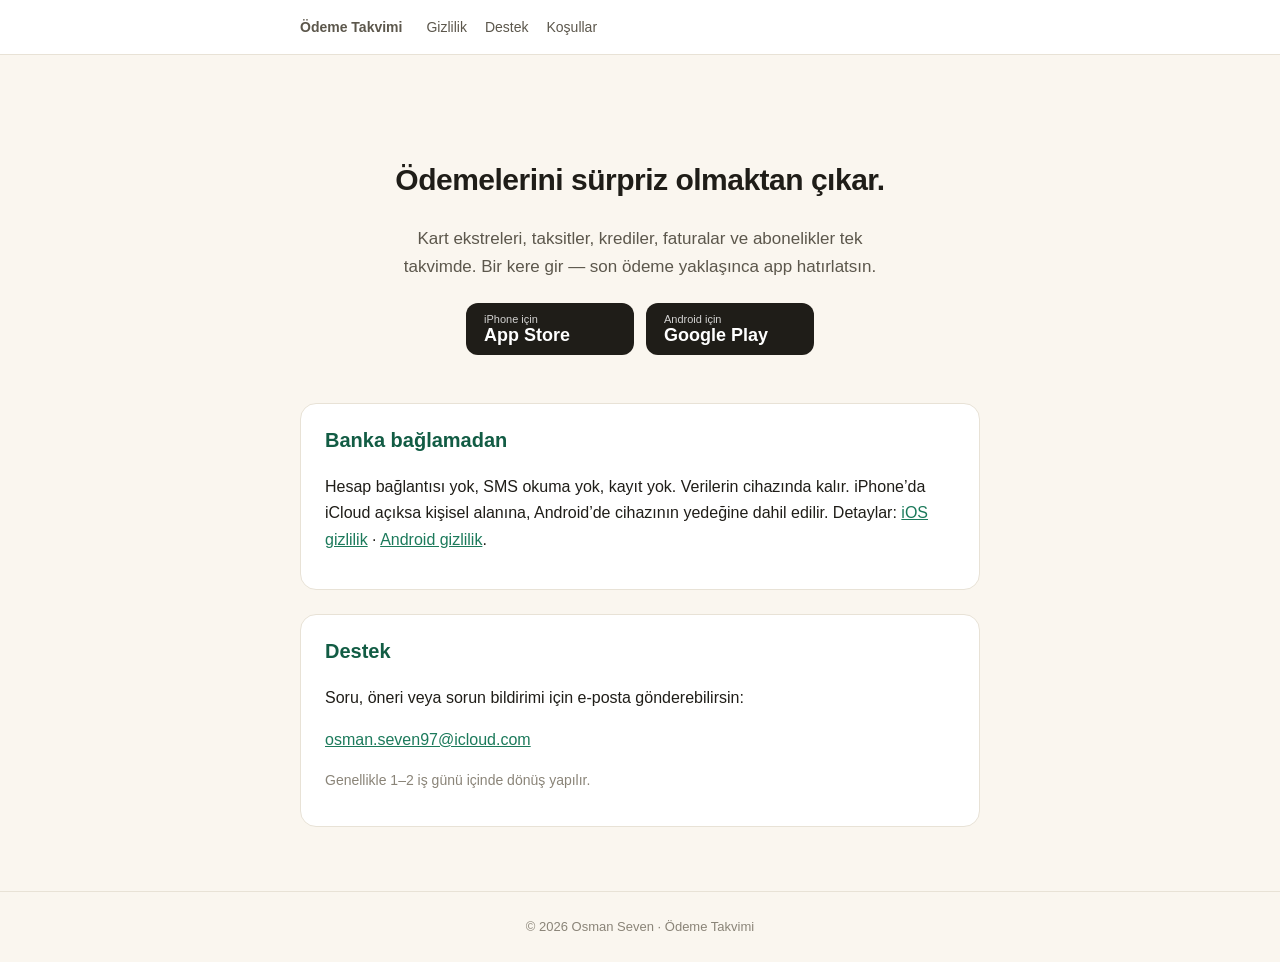
<file: index.html>
<!doctype html>
<html lang="tr">
<head>
<meta charset="utf-8">
<meta name="viewport" content="width=device-width, initial-scale=1">
<title>Ödeme Takvimi — Taksit, kredi ve faturaların tek takviminde</title>
<meta name="description" content="Kart ekstreleri, taksitler, krediler, faturalar ve abonelikler tek takvimde. iPhone ve Android için; banka bağlamadan, verilerin cihazında.">
<link rel="stylesheet" href="style.css">
</head>
<body>
<header>
  <div class="nav">
    <a class="brand" href="index.html">Ödeme Takvimi</a>
    <ul>
      <li><a href="privacy.html">Gizlilik</a></li>
      <li><a href="support.html">Destek</a></li>
      <li><a href="terms.html">Koşullar</a></li>
    </ul>
  </div>
</header>

<main>
  <div class="hero">
    <h1>Ödemelerini sürpriz olmaktan çıkar.</h1>
    <p>Kart ekstreleri, taksitler, krediler, faturalar ve abonelikler tek takvimde. Bir kere gir — son ödeme yaklaşınca app hatırlatsın.</p>
    <div class="stores">
      <a class="store" href="https://apps.apple.com/app/id6779705923"><small>iPhone için</small><strong>App Store</strong></a>
      <a class="store" href="https://play.google.com/store/apps/details?id=com.osmanseven.odemetakvimi"><small>Android için</small><strong>Google Play</strong></a>
    </div>
  </div>

  <div class="card">
    <h2 style="margin-top:0">Banka bağlamadan</h2>
    <p>Hesap bağlantısı yok, SMS okuma yok, kayıt yok. Verilerin cihazında kalır. iPhone’da iCloud açıksa kişisel alanına, Android’de cihazının yedeğine dahil edilir. Detaylar: <a href="privacy.html">iOS gizlilik</a> · <a href="android-privacy.html">Android gizlilik</a>.</p>
  </div>

  <div class="card" id="destek">
    <h2 style="margin-top:0">Destek</h2>
    <p>Soru, öneri veya sorun bildirimi için e-posta gönderebilirsin:</p>
    <p><a href="mailto:osman.seven97@icloud.com">osman.seven97@icloud.com</a></p>
    <p class="meta">Genellikle 1–2 iş günü içinde dönüş yapılır.</p>
  </div>
</main>

<footer>© 2026 Osman Seven · Ödeme Takvimi</footer>
</body>
</html>
</file>
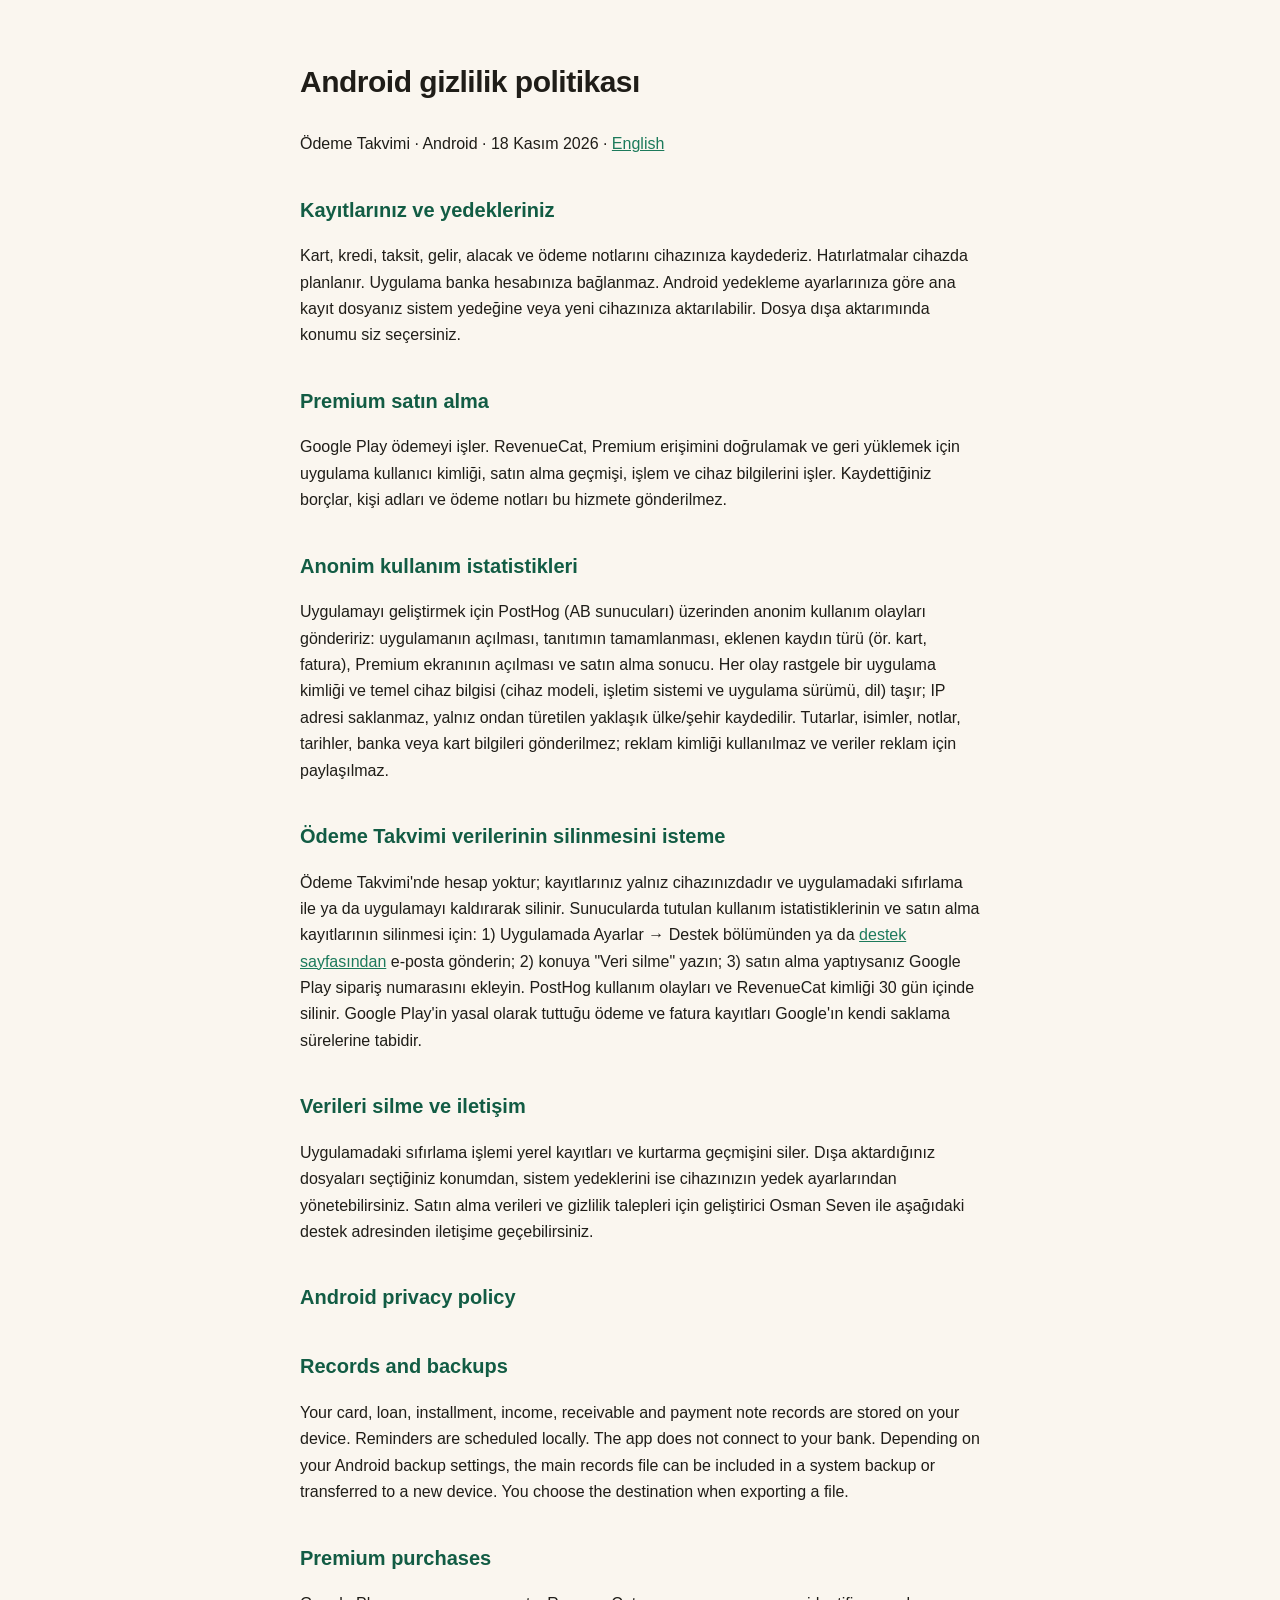
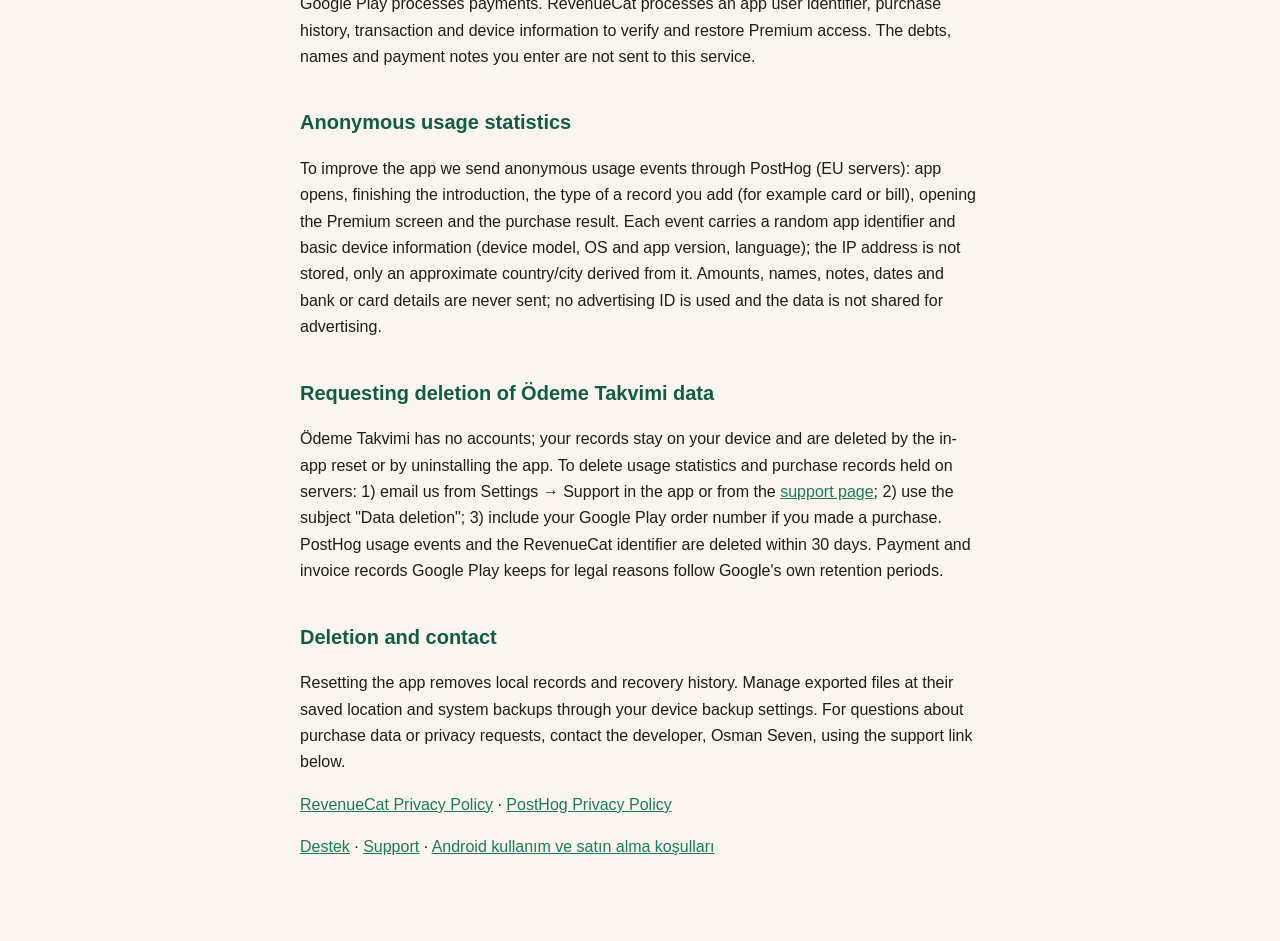
<file: android-privacy.html>
<!doctype html>
<html lang="tr"><head><meta charset="utf-8"><meta name="viewport" content="width=device-width,initial-scale=1">
<title>Ödeme Takvimi · Android gizlilik politikası</title><link rel="stylesheet" href="style.css"></head>
<body><main><article><h1>Android gizlilik politikası</h1><p>Ödeme Takvimi · Android · 18 Kasım 2026 · <a href="#english" lang="en">English</a></p>
<h2>Kayıtlarınız ve yedekleriniz</h2><p>Kart, kredi, taksit, gelir, alacak ve ödeme notlarını cihazınıza kaydederiz. Hatırlatmalar cihazda planlanır. Uygulama banka hesabınıza bağlanmaz. Android yedekleme ayarlarınıza göre ana kayıt dosyanız sistem yedeğine veya yeni cihazınıza aktarılabilir. Dosya dışa aktarımında konumu siz seçersiniz.</p><h2>Premium satın alma</h2><p>Google Play ödemeyi işler. RevenueCat, Premium erişimini doğrulamak ve geri yüklemek için uygulama kullanıcı kimliği, satın alma geçmişi, işlem ve cihaz bilgilerini işler. Kaydettiğiniz borçlar, kişi adları ve ödeme notları bu hizmete gönderilmez.</p><h2>Anonim kullanım istatistikleri</h2><p>Uygulamayı geliştirmek için PostHog (AB sunucuları) üzerinden anonim kullanım olayları göndeririz: uygulamanın açılması, tanıtımın tamamlanması, eklenen kaydın türü (ör. kart, fatura), Premium ekranının açılması ve satın alma sonucu. Her olay rastgele bir uygulama kimliği ve temel cihaz bilgisi (cihaz modeli, işletim sistemi ve uygulama sürümü, dil) taşır; IP adresi saklanmaz, yalnız ondan türetilen yaklaşık ülke/şehir kaydedilir. Tutarlar, isimler, notlar, tarihler, banka veya kart bilgileri gönderilmez; reklam kimliği kullanılmaz ve veriler reklam için paylaşılmaz.</p><h2 id="veri-silme">Ödeme Takvimi verilerinin silinmesini isteme</h2><p>Ödeme Takvimi'nde hesap yoktur; kayıtlarınız yalnız cihazınızdadır ve uygulamadaki sıfırlama ile ya da uygulamayı kaldırarak silinir. Sunucularda tutulan kullanım istatistiklerinin ve satın alma kayıtlarının silinmesi için: 1) Uygulamada Ayarlar → Destek bölümünden ya da <a href="support.html">destek sayfasından</a> e-posta gönderin; 2) konuya "Veri silme" yazın; 3) satın alma yaptıysanız Google Play sipariş numarasını ekleyin. PostHog kullanım olayları ve RevenueCat kimliği 30 gün içinde silinir. Google Play'in yasal olarak tuttuğu ödeme ve fatura kayıtları Google'ın kendi saklama sürelerine tabidir.</p><h2>Verileri silme ve iletişim</h2><p>Uygulamadaki sıfırlama işlemi yerel kayıtları ve kurtarma geçmişini siler. Dışa aktardığınız dosyaları seçtiğiniz konumdan, sistem yedeklerini ise cihazınızın yedek ayarlarından yönetebilirsiniz. Satın alma verileri ve gizlilik talepleri için geliştirici Osman Seven ile aşağıdaki destek adresinden iletişime geçebilirsiniz.</p><section id="english" lang="en"><h2>Android privacy policy</h2><h2>Records and backups</h2><p>Your card, loan, installment, income, receivable and payment note records are stored on your device. Reminders are scheduled locally. The app does not connect to your bank. Depending on your Android backup settings, the main records file can be included in a system backup or transferred to a new device. You choose the destination when exporting a file.</p><h2>Premium purchases</h2><p>Google Play processes payments. RevenueCat processes an app user identifier, purchase history, transaction and device information to verify and restore Premium access. The debts, names and payment notes you enter are not sent to this service.</p><h2>Anonymous usage statistics</h2><p>To improve the app we send anonymous usage events through PostHog (EU servers): app opens, finishing the introduction, the type of a record you add (for example card or bill), opening the Premium screen and the purchase result. Each event carries a random app identifier and basic device information (device model, OS and app version, language); the IP address is not stored, only an approximate country/city derived from it. Amounts, names, notes, dates and bank or card details are never sent; no advertising ID is used and the data is not shared for advertising.</p><h2 id="data-deletion">Requesting deletion of Ödeme Takvimi data</h2><p>Ödeme Takvimi has no accounts; your records stay on your device and are deleted by the in-app reset or by uninstalling the app. To delete usage statistics and purchase records held on servers: 1) email us from Settings → Support in the app or from the <a href="support-en.html">support page</a>; 2) use the subject "Data deletion"; 3) include your Google Play order number if you made a purchase. PostHog usage events and the RevenueCat identifier are deleted within 30 days. Payment and invoice records Google Play keeps for legal reasons follow Google's own retention periods.</p><h2>Deletion and contact</h2><p>Resetting the app removes local records and recovery history. Manage exported files at their saved location and system backups through your device backup settings. For questions about purchase data or privacy requests, contact the developer, Osman Seven, using the support link below.</p></section>
<p><a href="https://www.revenuecat.com/privacy">RevenueCat Privacy Policy</a> · <a href="https://posthog.com/privacy">PostHog Privacy Policy</a></p><p><a href="support.html">Destek</a> · <a href="support-en.html">Support</a> · <a href="android-terms.html">Android kullanım ve satın alma koşulları</a></p>
</article></main></body></html>
</file>
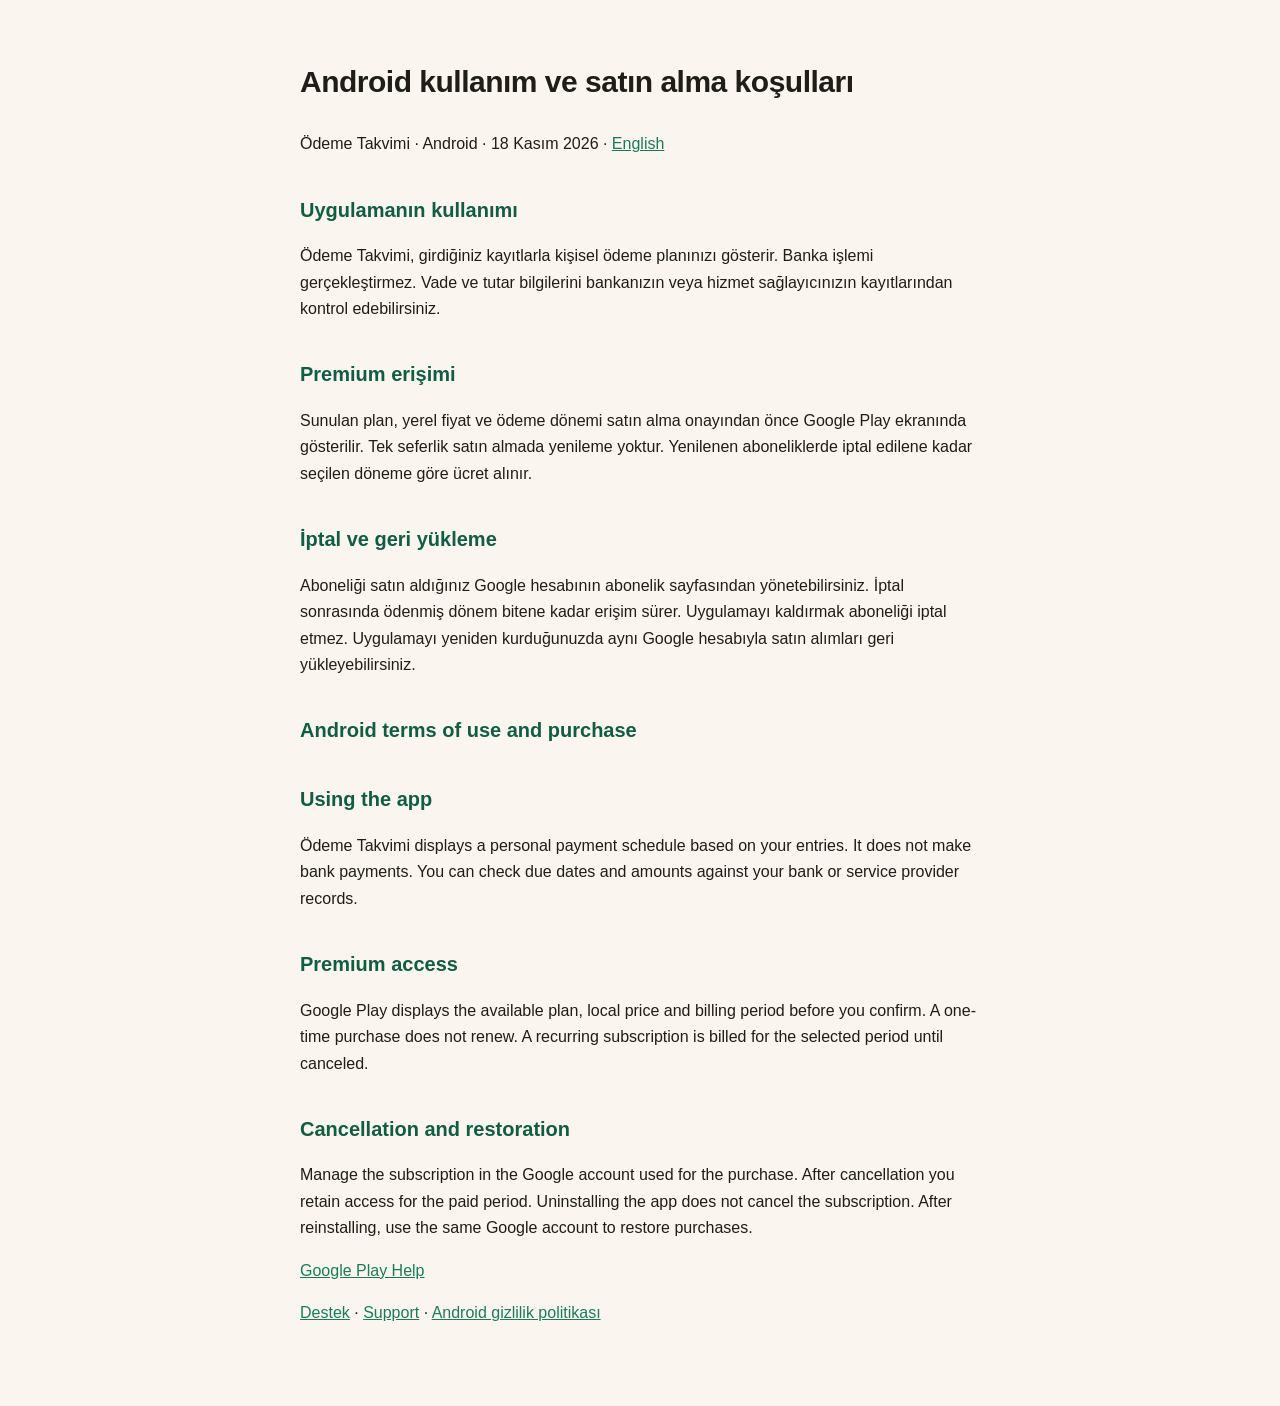
<file: android-terms.html>
<!doctype html>
<html lang="tr"><head><meta charset="utf-8"><meta name="viewport" content="width=device-width,initial-scale=1">
<title>Ödeme Takvimi · Android kullanım ve satın alma koşulları</title><link rel="stylesheet" href="style.css"></head>
<body><main><article><h1>Android kullanım ve satın alma koşulları</h1><p>Ödeme Takvimi · Android · 18 Kasım 2026 · <a href="#english" lang="en">English</a></p>
<h2>Uygulamanın kullanımı</h2><p>Ödeme Takvimi, girdiğiniz kayıtlarla kişisel ödeme planınızı gösterir. Banka işlemi gerçekleştirmez. Vade ve tutar bilgilerini bankanızın veya hizmet sağlayıcınızın kayıtlarından kontrol edebilirsiniz.</p><h2>Premium erişimi</h2><p>Sunulan plan, yerel fiyat ve ödeme dönemi satın alma onayından önce Google Play ekranında gösterilir. Tek seferlik satın almada yenileme yoktur. Yenilenen aboneliklerde iptal edilene kadar seçilen döneme göre ücret alınır.</p><h2>İptal ve geri yükleme</h2><p>Aboneliği satın aldığınız Google hesabının abonelik sayfasından yönetebilirsiniz. İptal sonrasında ödenmiş dönem bitene kadar erişim sürer. Uygulamayı kaldırmak aboneliği iptal etmez. Uygulamayı yeniden kurduğunuzda aynı Google hesabıyla satın alımları geri yükleyebilirsiniz.</p><section id="english" lang="en"><h2>Android terms of use and purchase</h2><h2>Using the app</h2><p>Ödeme Takvimi displays a personal payment schedule based on your entries. It does not make bank payments. You can check due dates and amounts against your bank or service provider records.</p><h2>Premium access</h2><p>Google Play displays the available plan, local price and billing period before you confirm. A one-time purchase does not renew. A recurring subscription is billed for the selected period until canceled.</p><h2>Cancellation and restoration</h2><p>Manage the subscription in the Google account used for the purchase. After cancellation you retain access for the paid period. Uninstalling the app does not cancel the subscription. After reinstalling, use the same Google account to restore purchases.</p></section>
<p><a href="https://support.google.com/googleplay/answer/7018481">Google Play Help</a></p><p><a href="support.html">Destek</a> · <a href="support-en.html">Support</a> · <a href="android-privacy.html">Android gizlilik politikası</a></p>
</article></main></body></html>
</file>
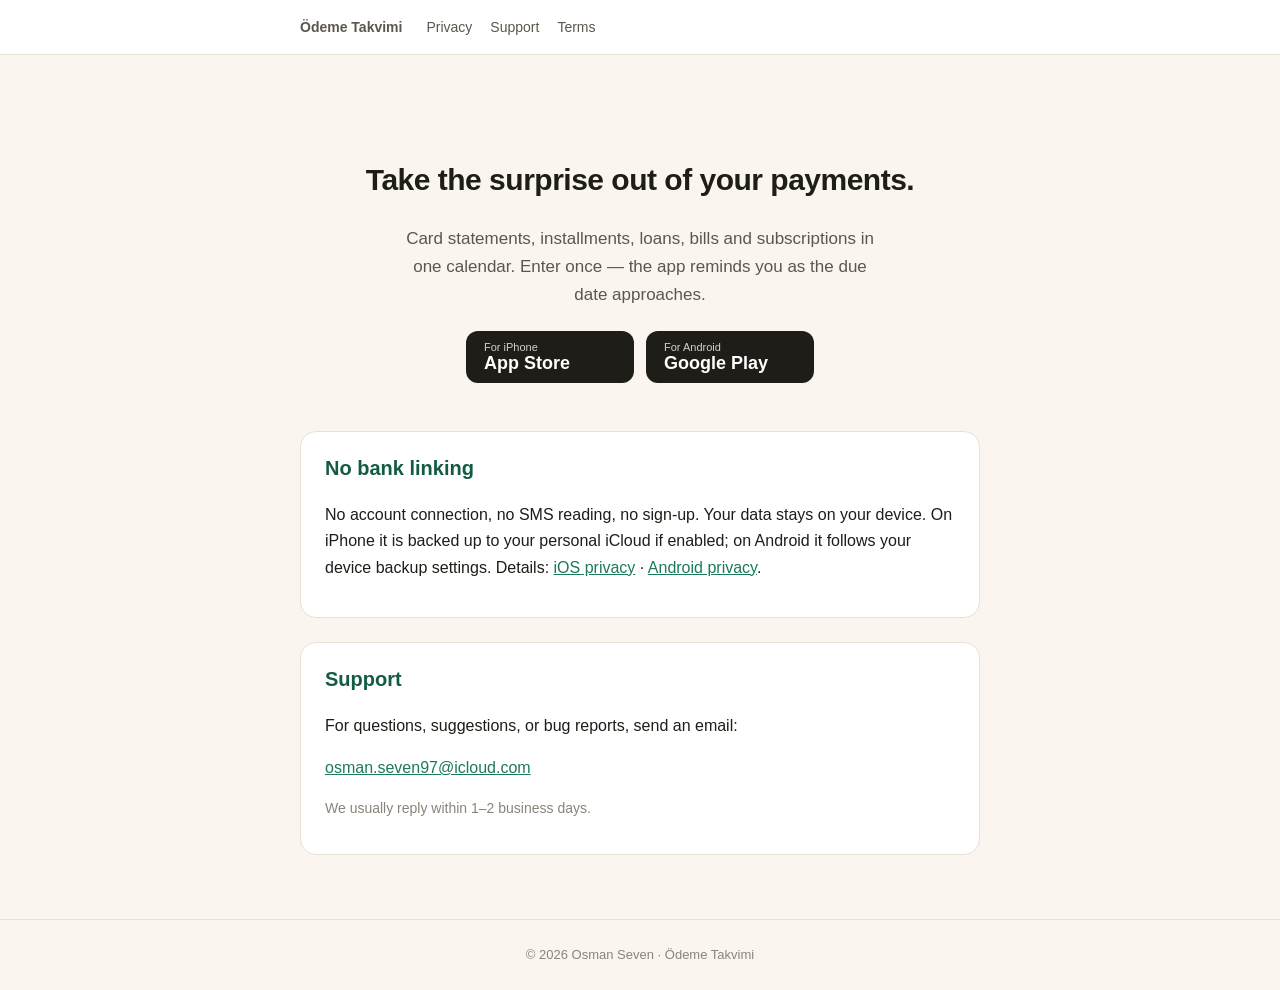
<file: index-en.html>
<!doctype html>
<html lang="en">
<head>
<meta charset="utf-8">
<meta name="viewport" content="width=device-width, initial-scale=1">
<title>Ödeme Takvimi — Installments, loans and bills in one calendar</title>
<meta name="description" content="Card statements, installments, loans, bills and subscriptions in one calendar. No bank linking — on your device and in your personal iCloud backup.">
<link rel="stylesheet" href="style.css">
</head>
<body>
<header>
  <div class="nav">
    <a class="brand" href="index-en.html">Ödeme Takvimi</a>
    <ul>
      <li><a href="privacy-en.html">Privacy</a></li>
      <li><a href="support-en.html">Support</a></li>
      <li><a href="terms.html">Terms</a></li>
    </ul>
  </div>
</header>

<main>
  <div class="hero">
    <h1>Take the surprise out of your payments.</h1>
    <p>Card statements, installments, loans, bills and subscriptions in one calendar. Enter once — the app reminds you as the due date approaches.</p>
    <div class="stores">
      <a class="store" href="https://apps.apple.com/app/id6779705923"><small>For iPhone</small><strong>App Store</strong></a>
      <a class="store" href="https://play.google.com/store/apps/details?id=com.osmanseven.odemetakvimi"><small>For Android</small><strong>Google Play</strong></a>
    </div>
  </div>

  <div class="card">
    <h2 style="margin-top:0">No bank linking</h2>
    <p>No account connection, no SMS reading, no sign-up. Your data stays on your device. On iPhone it is backed up to your personal iCloud if enabled; on Android it follows your device backup settings. Details: <a href="privacy-en.html">iOS privacy</a> · <a href="android-privacy.html#english">Android privacy</a>.</p>
  </div>

  <div class="card" id="support">
    <h2 style="margin-top:0">Support</h2>
    <p>For questions, suggestions, or bug reports, send an email:</p>
    <p><a href="mailto:osman.seven97@icloud.com">osman.seven97@icloud.com</a></p>
    <p class="meta">We usually reply within 1–2 business days.</p>
  </div>
</main>

<footer>© 2026 Osman Seven · Ödeme Takvimi</footer>
</body>
</html>
</file>
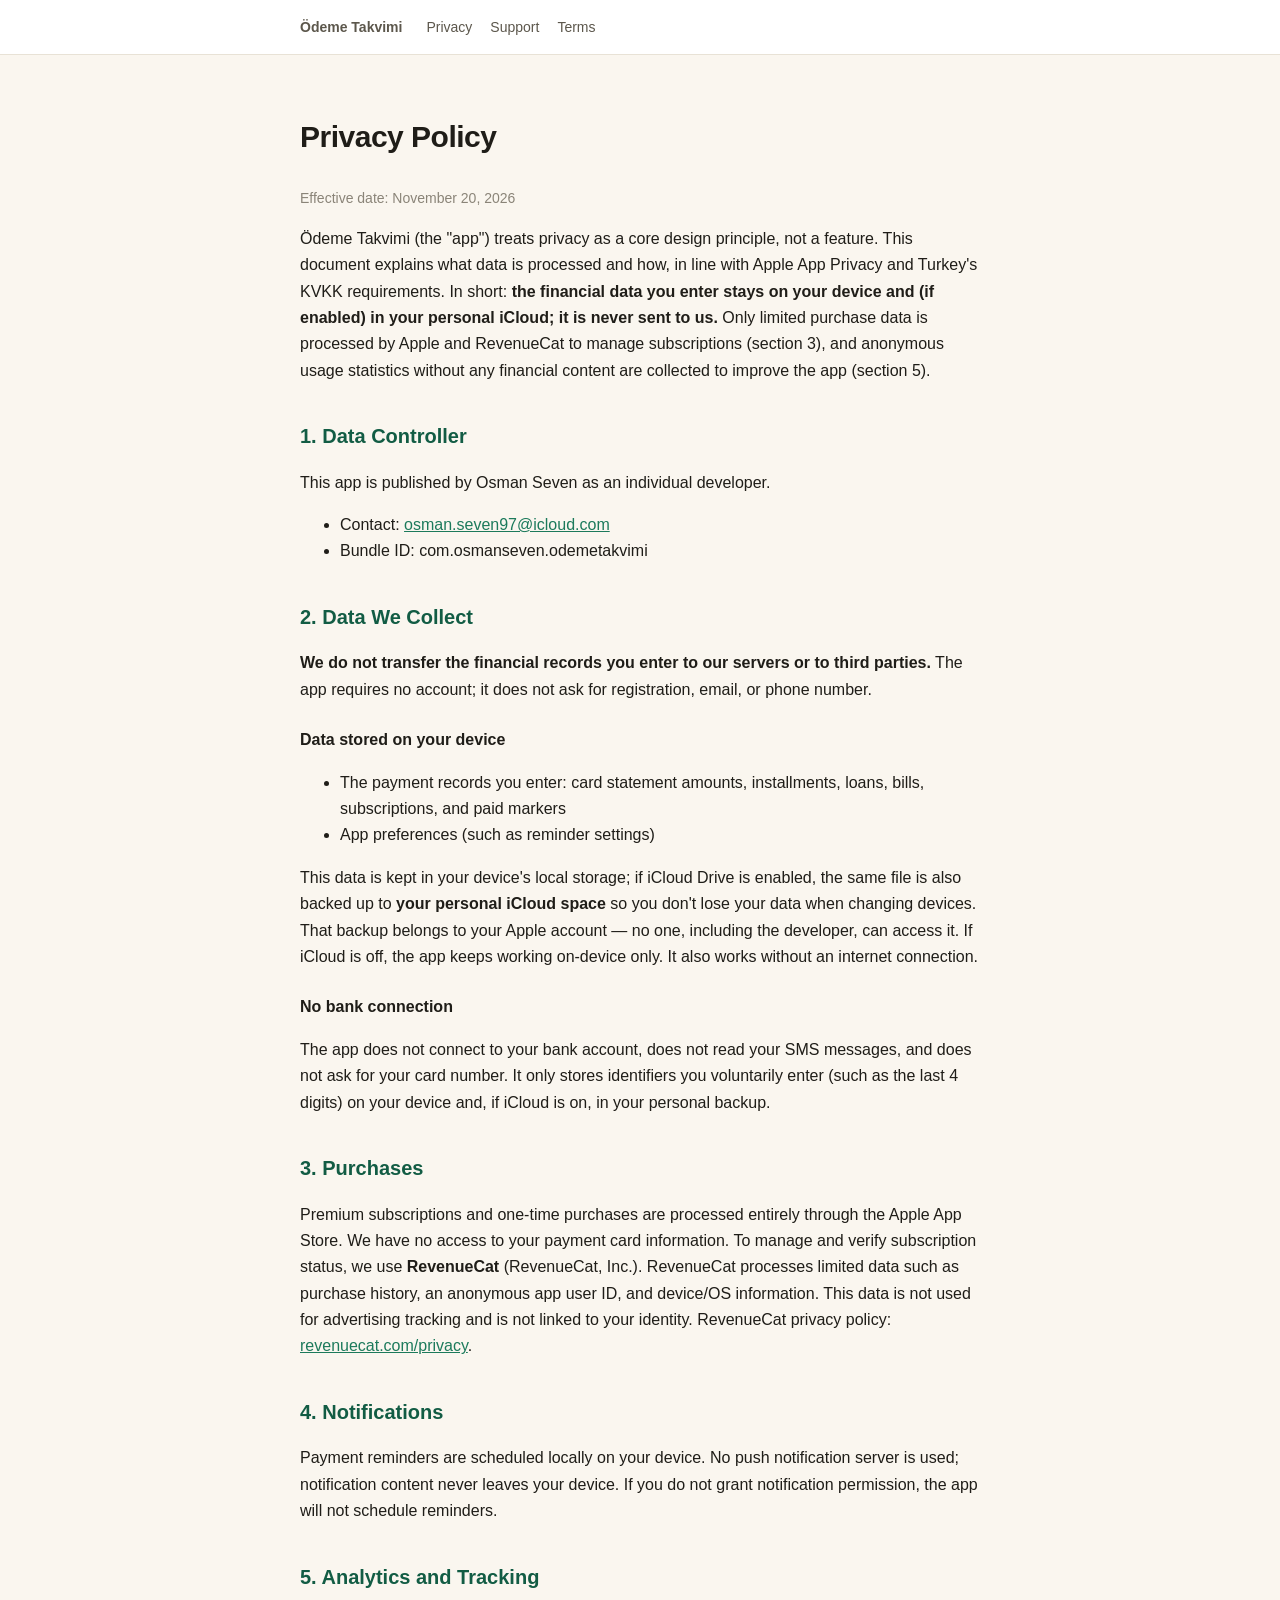
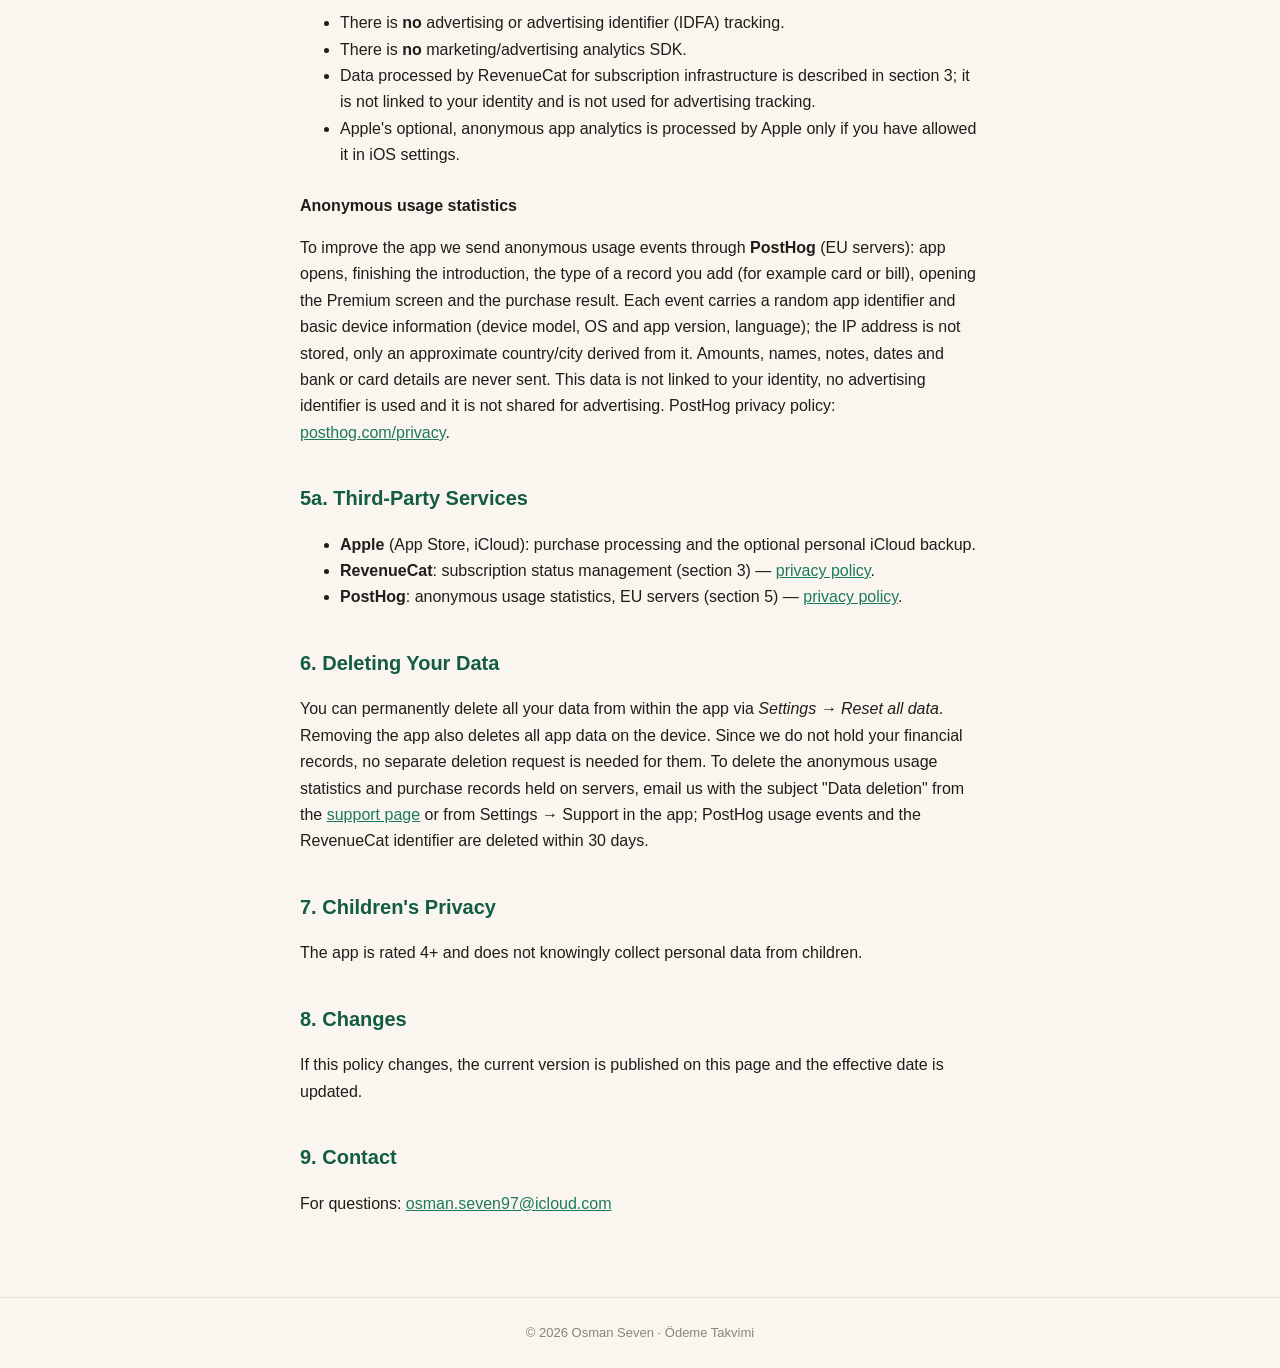
<file: privacy-en.html>
<!doctype html>
<html lang="en">
<head>
<meta charset="utf-8">
<meta name="viewport" content="width=device-width, initial-scale=1">
<title>Ödeme Takvimi — Privacy Policy</title>
<meta name="description" content="Privacy policy for Ödeme Takvimi. Your financial records stay on your device and in your personal iCloud — never sent to us or any third party.">
<link rel="stylesheet" href="style.css">
</head>
<body>
<header>
  <div class="nav">
    <a class="brand" href="index-en.html">Ödeme Takvimi</a>
    <ul>
      <li><a href="privacy-en.html">Privacy</a></li>
      <li><a href="support-en.html">Support</a></li>
      <li><a href="terms.html">Terms</a></li>
    </ul>
  </div>
</header>

<main>
<article>
<h1>Privacy Policy</h1>
<p class="meta">Effective date: November 20, 2026</p>

<p>Ödeme Takvimi (the "app") treats privacy as a core design principle, not a feature. This document explains what data is processed and how, in line with Apple App Privacy and Turkey's KVKK requirements. In short: <strong>the financial data you enter stays on your device and (if enabled) in your personal iCloud; it is never sent to us.</strong> Only limited purchase data is processed by Apple and RevenueCat to manage subscriptions (section 3), and anonymous usage statistics without any financial content are collected to improve the app (section 5).</p>

<h2>1. Data Controller</h2>
<p>This app is published by Osman Seven as an individual developer.</p>
<ul>
  <li>Contact: <a href="mailto:osman.seven97@icloud.com">osman.seven97@icloud.com</a></li>
  <li>Bundle ID: com.osmanseven.odemetakvimi</li>
</ul>

<h2>2. Data We Collect</h2>
<p><strong>We do not transfer the financial records you enter to our servers or to third parties.</strong> The app requires no account; it does not ask for registration, email, or phone number.</p>

<h3>Data stored on your device</h3>
<ul>
  <li>The payment records you enter: card statement amounts, installments, loans, bills, subscriptions, and paid markers</li>
  <li>App preferences (such as reminder settings)</li>
</ul>
<p>This data is kept in your device's local storage; if iCloud Drive is enabled, the same file is also backed up to <strong>your personal iCloud space</strong> so you don't lose your data when changing devices. That backup belongs to your Apple account — no one, including the developer, can access it. If iCloud is off, the app keeps working on-device only. It also works without an internet connection.</p>

<h3>No bank connection</h3>
<p>The app does not connect to your bank account, does not read your SMS messages, and does not ask for your card number. It only stores identifiers you voluntarily enter (such as the last 4 digits) on your device and, if iCloud is on, in your personal backup.</p>

<h2>3. Purchases</h2>
<p>Premium subscriptions and one-time purchases are processed entirely through the Apple App Store. We have no access to your payment card information. To manage and verify subscription status, we use <strong>RevenueCat</strong> (RevenueCat, Inc.). RevenueCat processes limited data such as purchase history, an anonymous app user ID, and device/OS information. This data is not used for advertising tracking and is not linked to your identity. RevenueCat privacy policy: <a href="https://www.revenuecat.com/privacy">revenuecat.com/privacy</a>.</p>

<h2>4. Notifications</h2>
<p>Payment reminders are scheduled locally on your device. No push notification server is used; notification content never leaves your device. If you do not grant notification permission, the app will not schedule reminders.</p>

<h2>5. Analytics and Tracking</h2>
<ul>
  <li>There is <strong>no</strong> advertising or advertising identifier (IDFA) tracking.</li>
  <li>There is <strong>no</strong> marketing/advertising analytics SDK.</li>
  <li>Data processed by RevenueCat for subscription infrastructure is described in section 3; it is not linked to your identity and is not used for advertising tracking.</li>
  <li>Apple's optional, anonymous app analytics is processed by Apple only if you have allowed it in iOS settings.</li>
</ul>
<h3>Anonymous usage statistics</h3>
<p>To improve the app we send anonymous usage events through <strong>PostHog</strong> (EU servers): app opens, finishing the introduction, the type of a record you add (for example card or bill), opening the Premium screen and the purchase result. Each event carries a random app identifier and basic device information (device model, OS and app version, language); the IP address is not stored, only an approximate country/city derived from it. Amounts, names, notes, dates and bank or card details are never sent. This data is not linked to your identity, no advertising identifier is used and it is not shared for advertising. PostHog privacy policy: <a href="https://posthog.com/privacy">posthog.com/privacy</a>.</p>

<h2>5a. Third-Party Services</h2>
<ul>
  <li><strong>Apple</strong> (App Store, iCloud): purchase processing and the optional personal iCloud backup.</li>
  <li><strong>RevenueCat</strong>: subscription status management (section 3) — <a href="https://www.revenuecat.com/privacy">privacy policy</a>.</li>
  <li><strong>PostHog</strong>: anonymous usage statistics, EU servers (section 5) — <a href="https://posthog.com/privacy">privacy policy</a>.</li>
</ul>

<h2>6. Deleting Your Data</h2>
<p>You can permanently delete all your data from within the app via <em>Settings → Reset all data</em>. Removing the app also deletes all app data on the device. Since we do not hold your financial records, no separate deletion request is needed for them. To delete the anonymous usage statistics and purchase records held on servers, email us with the subject "Data deletion" from the <a href="support-en.html">support page</a> or from Settings → Support in the app; PostHog usage events and the RevenueCat identifier are deleted within 30 days.</p>

<h2>7. Children's Privacy</h2>
<p>The app is rated 4+ and does not knowingly collect personal data from children.</p>

<h2>8. Changes</h2>
<p>If this policy changes, the current version is published on this page and the effective date is updated.</p>

<h2>9. Contact</h2>
<p>For questions: <a href="mailto:osman.seven97@icloud.com">osman.seven97@icloud.com</a></p>
</article>
</main>

<footer>© 2026 Osman Seven · Ödeme Takvimi</footer>
</body>
</html>
</file>
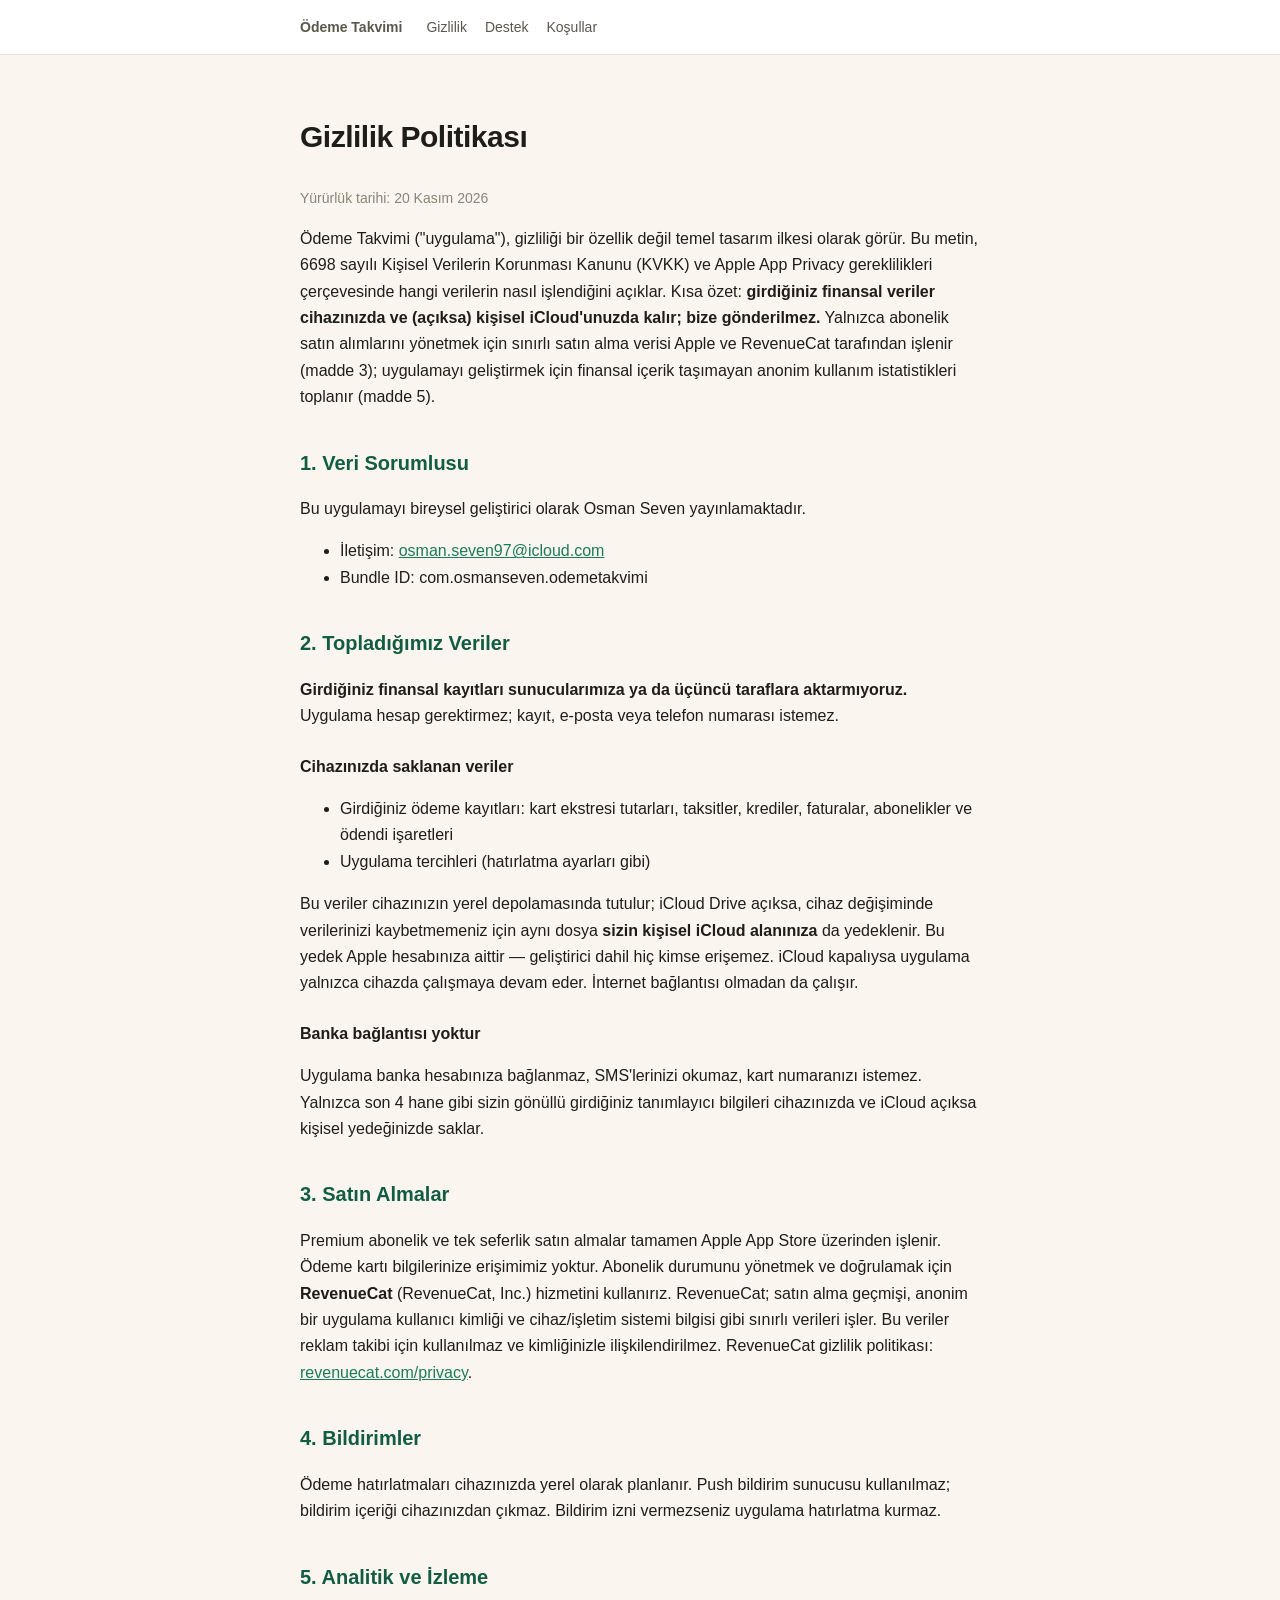
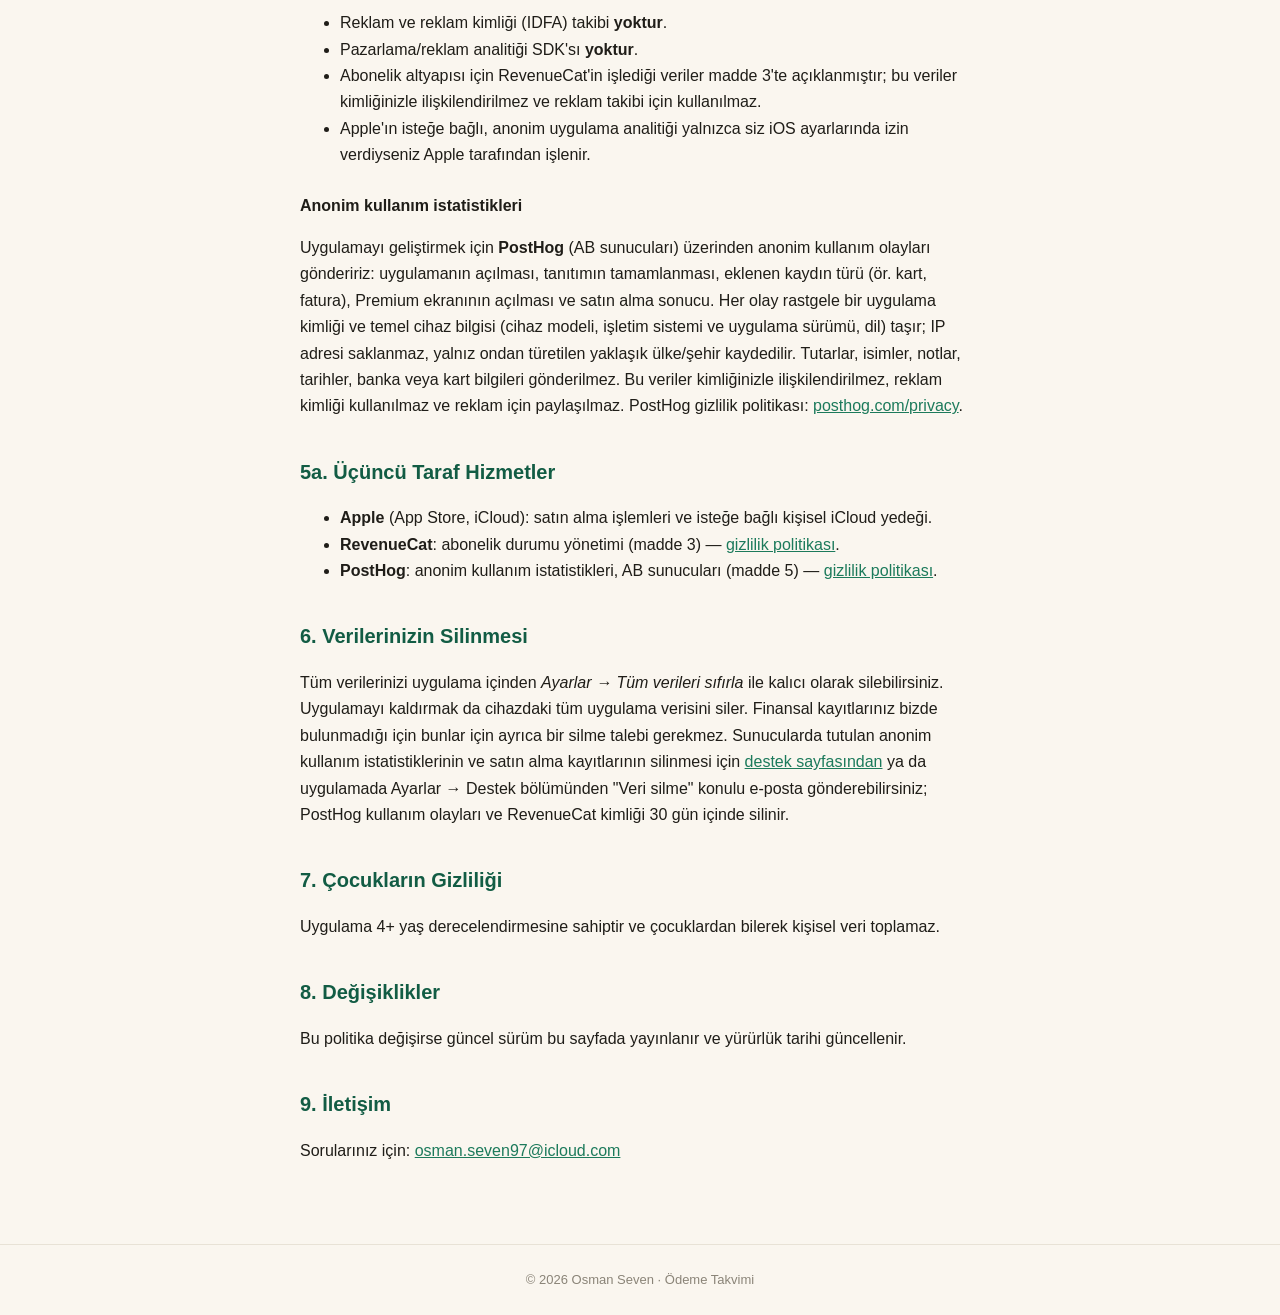
<file: privacy.html>
<!doctype html>
<html lang="tr">
<head>
<meta charset="utf-8">
<meta name="viewport" content="width=device-width, initial-scale=1">
<title>Ödeme Takvimi — Gizlilik Politikası</title>
<meta name="description" content="Ödeme Takvimi uygulaması KVKK ve Apple App Privacy uyumlu gizlilik politikası. Veriler cihazınızda ve kişisel iCloud alanınızda kalır.">
<link rel="stylesheet" href="style.css">
</head>
<body>
<header>
  <div class="nav">
    <a class="brand" href="index.html">Ödeme Takvimi</a>
    <ul>
      <li><a href="privacy.html">Gizlilik</a></li>
      <li><a href="support.html">Destek</a></li>
      <li><a href="terms.html">Koşullar</a></li>
    </ul>
  </div>
</header>

<main>
<article>
<h1>Gizlilik Politikası</h1>
<p class="meta">Yürürlük tarihi: 20 Kasım 2026</p>

<p>Ödeme Takvimi ("uygulama"), gizliliği bir özellik değil temel tasarım ilkesi olarak görür. Bu metin, 6698 sayılı Kişisel Verilerin Korunması Kanunu (KVKK) ve Apple App Privacy gereklilikleri çerçevesinde hangi verilerin nasıl işlendiğini açıklar. Kısa özet: <strong>girdiğiniz finansal veriler cihazınızda ve (açıksa) kişisel iCloud'unuzda kalır; bize gönderilmez.</strong> Yalnızca abonelik satın alımlarını yönetmek için sınırlı satın alma verisi Apple ve RevenueCat tarafından işlenir (madde 3); uygulamayı geliştirmek için finansal içerik taşımayan anonim kullanım istatistikleri toplanır (madde 5).</p>

<h2>1. Veri Sorumlusu</h2>
<p>Bu uygulamayı bireysel geliştirici olarak Osman Seven yayınlamaktadır.</p>
<ul>
  <li>İletişim: <a href="mailto:osman.seven97@icloud.com">osman.seven97@icloud.com</a></li>
  <li>Bundle ID: com.osmanseven.odemetakvimi</li>
</ul>

<h2>2. Topladığımız Veriler</h2>
<p><strong>Girdiğiniz finansal kayıtları sunucularımıza ya da üçüncü taraflara aktarmıyoruz.</strong> Uygulama hesap gerektirmez; kayıt, e-posta veya telefon numarası istemez.</p>

<h3>Cihazınızda saklanan veriler</h3>
<ul>
  <li>Girdiğiniz ödeme kayıtları: kart ekstresi tutarları, taksitler, krediler, faturalar, abonelikler ve ödendi işaretleri</li>
  <li>Uygulama tercihleri (hatırlatma ayarları gibi)</li>
</ul>
<p>Bu veriler cihazınızın yerel depolamasında tutulur; iCloud Drive açıksa, cihaz değişiminde verilerinizi kaybetmemeniz için aynı dosya <strong>sizin kişisel iCloud alanınıza</strong> da yedeklenir. Bu yedek Apple hesabınıza aittir — geliştirici dahil hiç kimse erişemez. iCloud kapalıysa uygulama yalnızca cihazda çalışmaya devam eder. İnternet bağlantısı olmadan da çalışır.</p>

<h3>Banka bağlantısı yoktur</h3>
<p>Uygulama banka hesabınıza bağlanmaz, SMS'lerinizi okumaz, kart numaranızı istemez. Yalnızca son 4 hane gibi sizin gönüllü girdiğiniz tanımlayıcı bilgileri cihazınızda ve iCloud açıksa kişisel yedeğinizde saklar.</p>

<h2>3. Satın Almalar</h2>
<p>Premium abonelik ve tek seferlik satın almalar tamamen Apple App Store üzerinden işlenir. Ödeme kartı bilgilerinize erişimimiz yoktur. Abonelik durumunu yönetmek ve doğrulamak için <strong>RevenueCat</strong> (RevenueCat, Inc.) hizmetini kullanırız. RevenueCat; satın alma geçmişi, anonim bir uygulama kullanıcı kimliği ve cihaz/işletim sistemi bilgisi gibi sınırlı verileri işler. Bu veriler reklam takibi için kullanılmaz ve kimliğinizle ilişkilendirilmez. RevenueCat gizlilik politikası: <a href="https://www.revenuecat.com/privacy">revenuecat.com/privacy</a>.</p>

<h2>4. Bildirimler</h2>
<p>Ödeme hatırlatmaları cihazınızda yerel olarak planlanır. Push bildirim sunucusu kullanılmaz; bildirim içeriği cihazınızdan çıkmaz. Bildirim izni vermezseniz uygulama hatırlatma kurmaz.</p>

<h2>5. Analitik ve İzleme</h2>
<ul>
  <li>Reklam ve reklam kimliği (IDFA) takibi <strong>yoktur</strong>.</li>
  <li>Pazarlama/reklam analitiği SDK'sı <strong>yoktur</strong>.</li>
  <li>Abonelik altyapısı için RevenueCat'in işlediği veriler madde 3'te açıklanmıştır; bu veriler kimliğinizle ilişkilendirilmez ve reklam takibi için kullanılmaz.</li>
  <li>Apple'ın isteğe bağlı, anonim uygulama analitiği yalnızca siz iOS ayarlarında izin verdiyseniz Apple tarafından işlenir.</li>
</ul>
<h3>Anonim kullanım istatistikleri</h3>
<p>Uygulamayı geliştirmek için <strong>PostHog</strong> (AB sunucuları) üzerinden anonim kullanım olayları göndeririz: uygulamanın açılması, tanıtımın tamamlanması, eklenen kaydın türü (ör. kart, fatura), Premium ekranının açılması ve satın alma sonucu. Her olay rastgele bir uygulama kimliği ve temel cihaz bilgisi (cihaz modeli, işletim sistemi ve uygulama sürümü, dil) taşır; IP adresi saklanmaz, yalnız ondan türetilen yaklaşık ülke/şehir kaydedilir. Tutarlar, isimler, notlar, tarihler, banka veya kart bilgileri gönderilmez. Bu veriler kimliğinizle ilişkilendirilmez, reklam kimliği kullanılmaz ve reklam için paylaşılmaz. PostHog gizlilik politikası: <a href="https://posthog.com/privacy">posthog.com/privacy</a>.</p>

<h2>5a. Üçüncü Taraf Hizmetler</h2>
<ul>
  <li><strong>Apple</strong> (App Store, iCloud): satın alma işlemleri ve isteğe bağlı kişisel iCloud yedeği.</li>
  <li><strong>RevenueCat</strong>: abonelik durumu yönetimi (madde 3) — <a href="https://www.revenuecat.com/privacy">gizlilik politikası</a>.</li>
  <li><strong>PostHog</strong>: anonim kullanım istatistikleri, AB sunucuları (madde 5) — <a href="https://posthog.com/privacy">gizlilik politikası</a>.</li>
</ul>

<h2>6. Verilerinizin Silinmesi</h2>
<p>Tüm verilerinizi uygulama içinden <em>Ayarlar → Tüm verileri sıfırla</em> ile kalıcı olarak silebilirsiniz. Uygulamayı kaldırmak da cihazdaki tüm uygulama verisini siler. Finansal kayıtlarınız bizde bulunmadığı için bunlar için ayrıca bir silme talebi gerekmez. Sunucularda tutulan anonim kullanım istatistiklerinin ve satın alma kayıtlarının silinmesi için <a href="support.html">destek sayfasından</a> ya da uygulamada Ayarlar → Destek bölümünden "Veri silme" konulu e-posta gönderebilirsiniz; PostHog kullanım olayları ve RevenueCat kimliği 30 gün içinde silinir.</p>

<h2>7. Çocukların Gizliliği</h2>
<p>Uygulama 4+ yaş derecelendirmesine sahiptir ve çocuklardan bilerek kişisel veri toplamaz.</p>

<h2>8. Değişiklikler</h2>
<p>Bu politika değişirse güncel sürüm bu sayfada yayınlanır ve yürürlük tarihi güncellenir.</p>

<h2>9. İletişim</h2>
<p>Sorularınız için: <a href="mailto:osman.seven97@icloud.com">osman.seven97@icloud.com</a></p>
</article>
</main>

<footer>© 2026 Osman Seven · Ödeme Takvimi</footer>
</body>
</html>
</file>
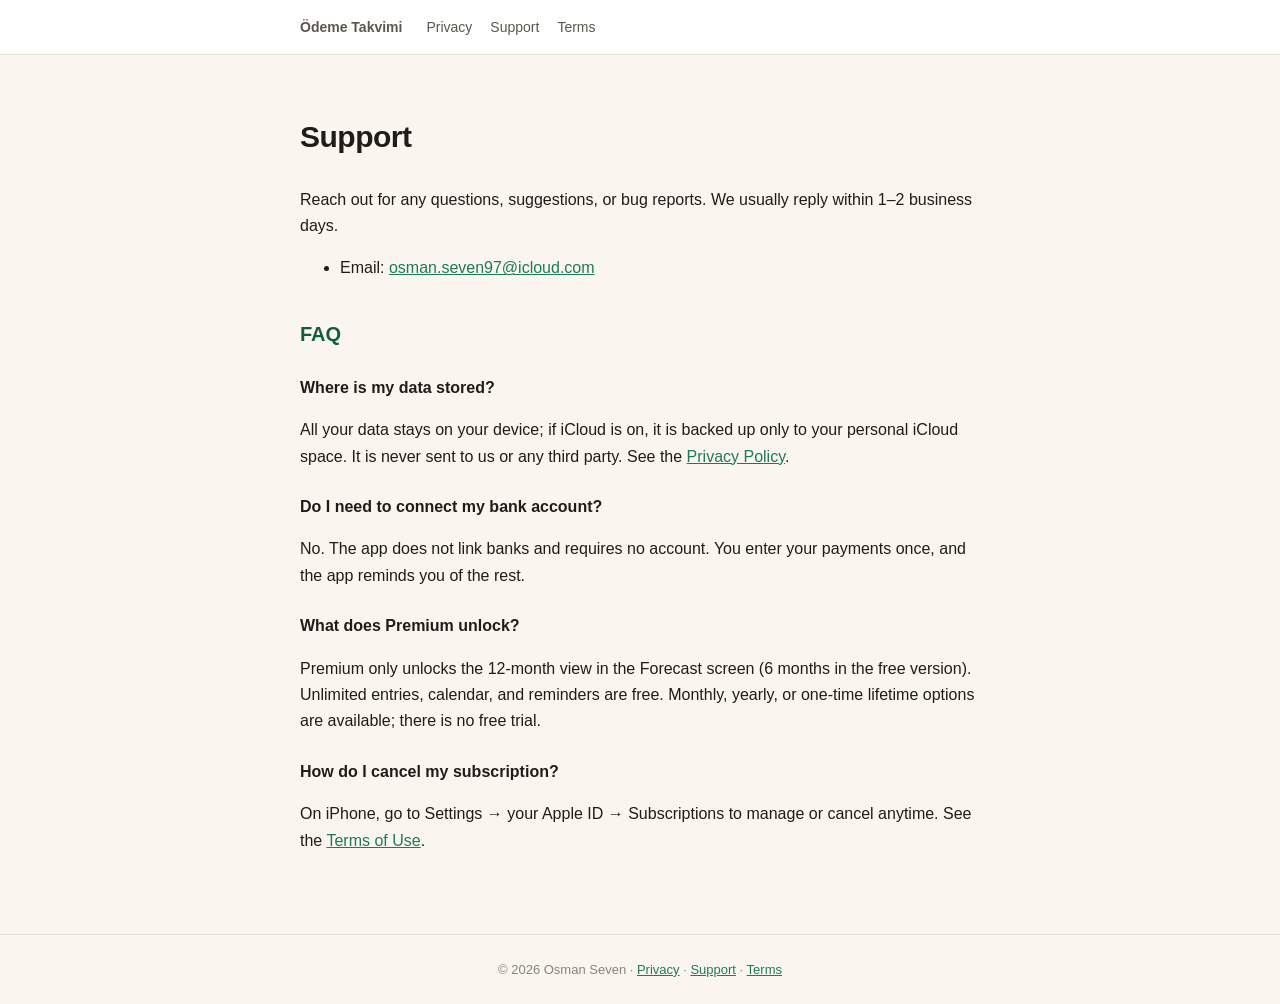
<file: support-en.html>
<!doctype html>
<html lang="en">
<head>
<meta charset="utf-8">
<meta name="viewport" content="width=device-width, initial-scale=1">
<title>Ödeme Takvimi — Support</title>
<meta name="description" content="Support and contact page for Ödeme Takvimi. For questions, suggestions, and bug reports.">
<link rel="stylesheet" href="style.css">
</head>
<body>
<header>
  <div class="nav">
    <a class="brand" href="index-en.html">Ödeme Takvimi</a>
    <ul>
      <li><a href="privacy-en.html">Privacy</a></li>
      <li><a href="support-en.html">Support</a></li>
      <li><a href="terms.html">Terms</a></li>
    </ul>
  </div>
</header>

<main>
<article>
<h1>Support</h1>
<p>Reach out for any questions, suggestions, or bug reports. We usually reply within 1–2 business days.</p>
<ul>
  <li>Email: <a href="mailto:osman.seven97@icloud.com">osman.seven97@icloud.com</a></li>
</ul>

<h2>FAQ</h2>
<h3>Where is my data stored?</h3>
<p>All your data stays on your device; if iCloud is on, it is backed up only to your personal iCloud space. It is never sent to us or any third party. See the <a href="privacy-en.html">Privacy Policy</a>.</p>

<h3>Do I need to connect my bank account?</h3>
<p>No. The app does not link banks and requires no account. You enter your payments once, and the app reminds you of the rest.</p>

<h3>What does Premium unlock?</h3>
<p>Premium only unlocks the 12-month view in the Forecast screen (6 months in the free version). Unlimited entries, calendar, and reminders are free. Monthly, yearly, or one-time lifetime options are available; there is no free trial.</p>

<h3>How do I cancel my subscription?</h3>
<p>On iPhone, go to Settings → your Apple ID → Subscriptions to manage or cancel anytime. See the <a href="terms.html">Terms of Use</a>.</p>
</article>
</main>

<footer>© 2026 Osman Seven · <a href="privacy-en.html">Privacy</a> · <a href="support-en.html">Support</a> · <a href="terms.html">Terms</a></footer>
</body>
</html>
</file>
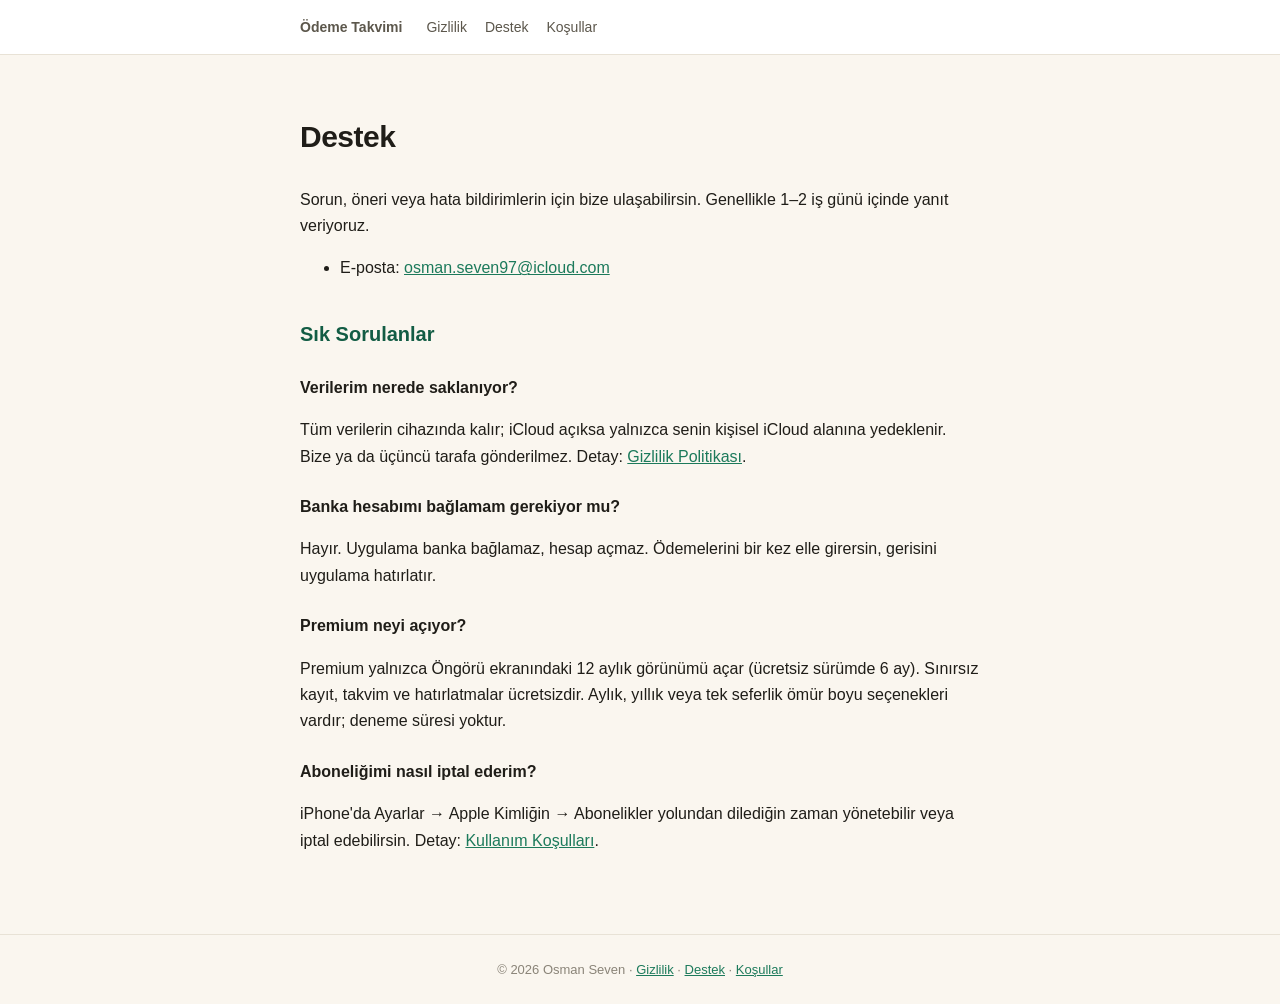
<file: support.html>
<!doctype html>
<html lang="tr">
<head>
<meta charset="utf-8">
<meta name="viewport" content="width=device-width, initial-scale=1">
<title>Ödeme Takvimi — Destek</title>
<meta name="description" content="Ödeme Takvimi uygulaması destek ve iletişim sayfası. Soru, öneri ve hata bildirimleri için.">
<link rel="stylesheet" href="style.css">
</head>
<body>
<header>
  <div class="nav">
    <a class="brand" href="index.html">Ödeme Takvimi</a>
    <ul>
      <li><a href="privacy.html">Gizlilik</a></li>
      <li><a href="support.html">Destek</a></li>
      <li><a href="terms.html">Koşullar</a></li>
    </ul>
  </div>
</header>

<main>
<article>
<h1>Destek</h1>
<p>Sorun, öneri veya hata bildirimlerin için bize ulaşabilirsin. Genellikle 1–2 iş günü içinde yanıt veriyoruz.</p>
<ul>
  <li>E-posta: <a href="mailto:osman.seven97@icloud.com">osman.seven97@icloud.com</a></li>
</ul>

<h2>Sık Sorulanlar</h2>
<h3>Verilerim nerede saklanıyor?</h3>
<p>Tüm verilerin cihazında kalır; iCloud açıksa yalnızca senin kişisel iCloud alanına yedeklenir. Bize ya da üçüncü tarafa gönderilmez. Detay: <a href="privacy.html">Gizlilik Politikası</a>.</p>

<h3>Banka hesabımı bağlamam gerekiyor mu?</h3>
<p>Hayır. Uygulama banka bağlamaz, hesap açmaz. Ödemelerini bir kez elle girersin, gerisini uygulama hatırlatır.</p>

<h3>Premium neyi açıyor?</h3>
<p>Premium yalnızca Öngörü ekranındaki 12 aylık görünümü açar (ücretsiz sürümde 6 ay). Sınırsız kayıt, takvim ve hatırlatmalar ücretsizdir. Aylık, yıllık veya tek seferlik ömür boyu seçenekleri vardır; deneme süresi yoktur.</p>

<h3>Aboneliğimi nasıl iptal ederim?</h3>
<p>iPhone'da Ayarlar → Apple Kimliğin → Abonelikler yolundan dilediğin zaman yönetebilir veya iptal edebilirsin. Detay: <a href="terms.html">Kullanım Koşulları</a>.</p>
</article>
</main>

<footer>© 2026 Osman Seven · <a href="privacy.html">Gizlilik</a> · <a href="support.html">Destek</a> · <a href="terms.html">Koşullar</a></footer>
</body>
</html>
</file>
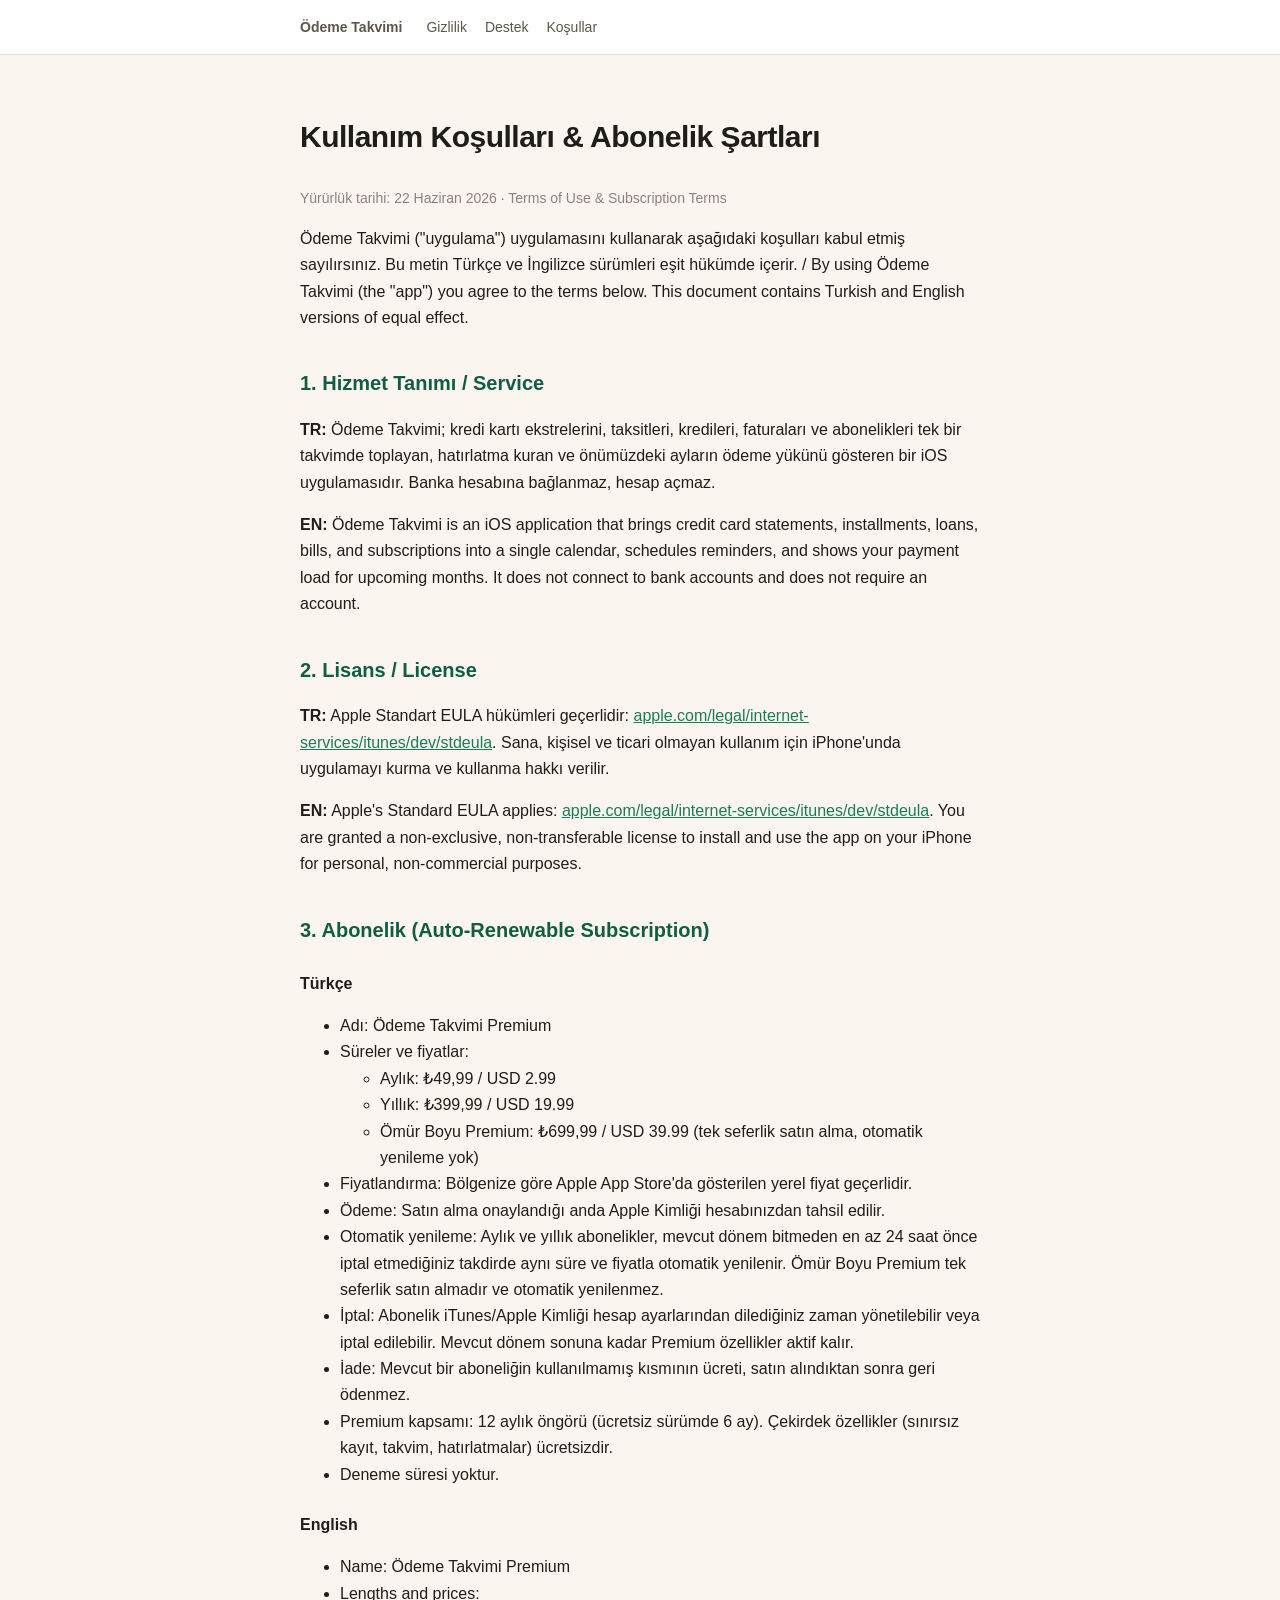
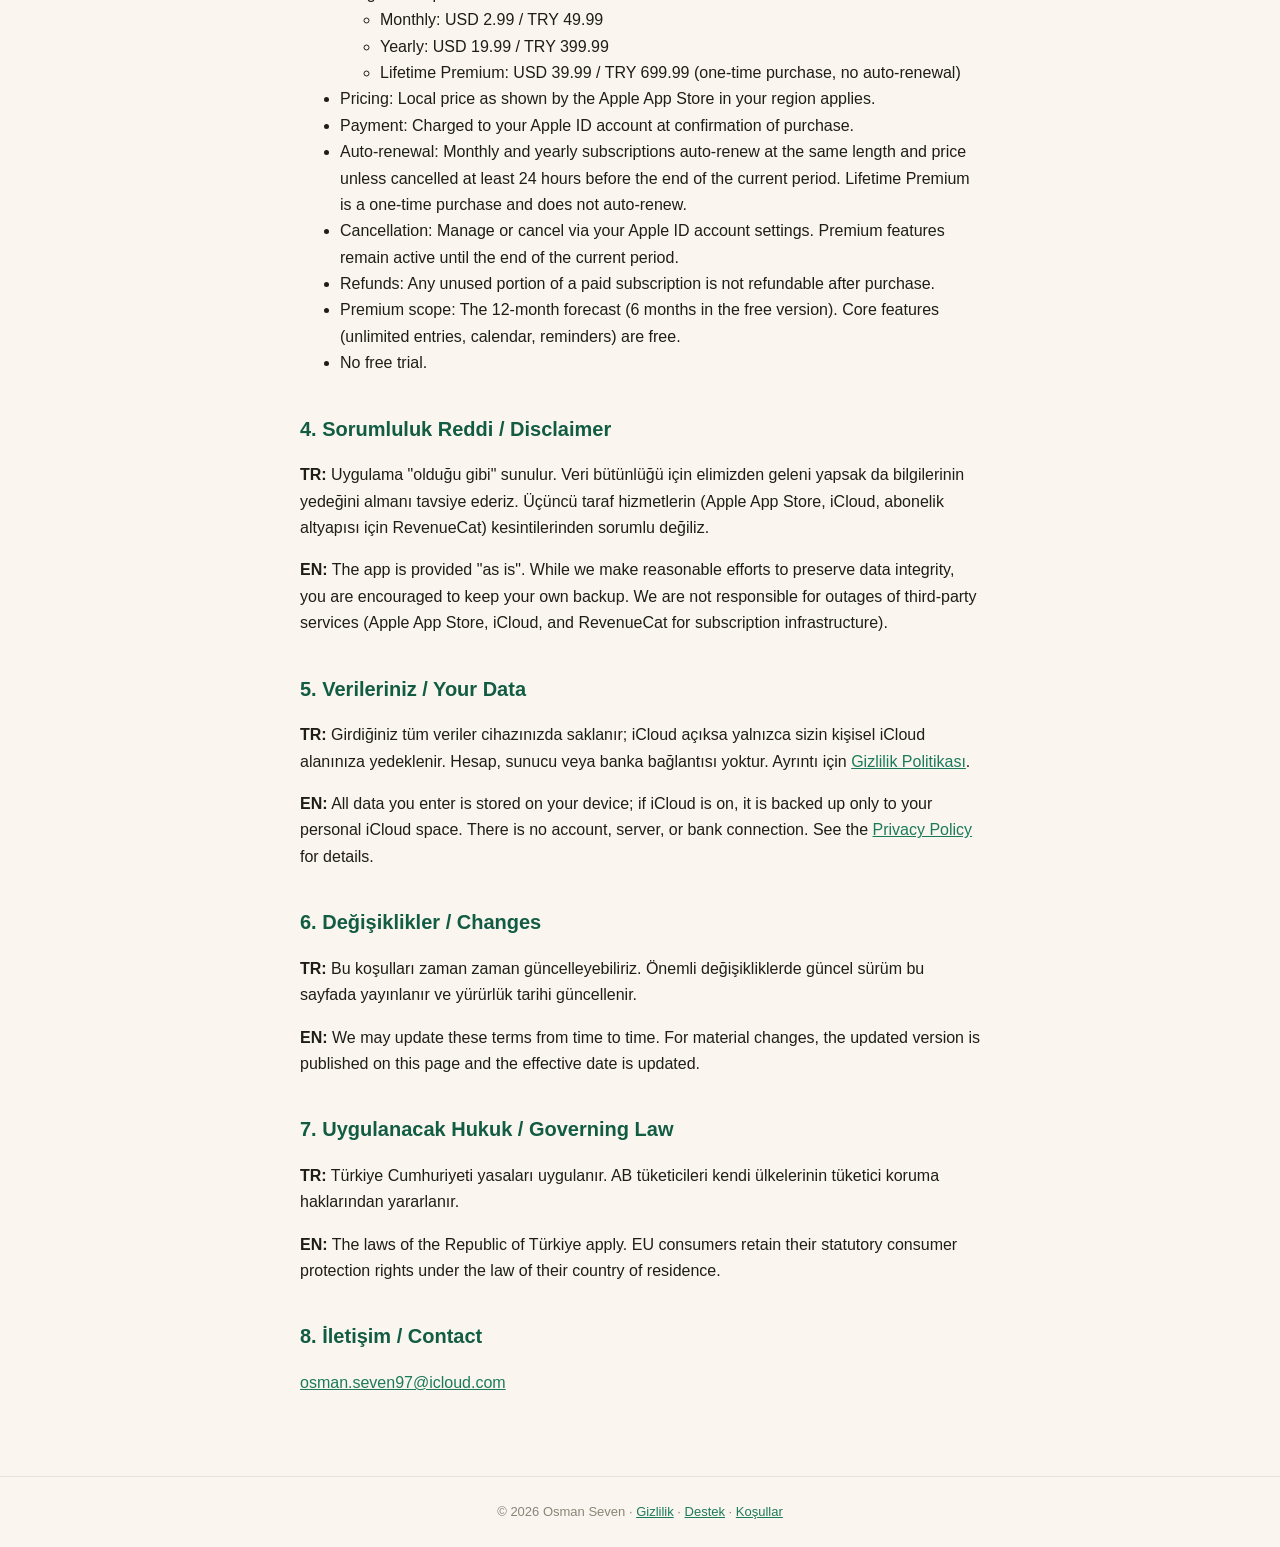
<file: terms.html>
<!doctype html>
<html lang="tr">
<head>
<meta charset="utf-8">
<meta name="viewport" content="width=device-width, initial-scale=1">
<title>Ödeme Takvimi — Kullanım Koşulları & Abonelik</title>
<meta name="description" content="Ödeme Takvimi uygulaması kullanım koşulları ve abonelik şartları (TR + EN). Apple Standart EULA, Premium abonelik fiyatları, otomatik yenileme ve iptal.">
<link rel="stylesheet" href="style.css">
</head>
<body>
<header>
  <div class="nav">
    <a class="brand" href="index.html">Ödeme Takvimi</a>
    <ul>
      <li><a href="privacy.html">Gizlilik</a></li>
      <li><a href="support.html">Destek</a></li>
      <li><a href="terms.html">Koşullar</a></li>
    </ul>
  </div>
</header>

<main>
<article>
<h1>Kullanım Koşulları & Abonelik Şartları</h1>
<p class="meta">Yürürlük tarihi: 22 Haziran 2026 · Terms of Use &amp; Subscription Terms</p>

<p>Ödeme Takvimi ("uygulama") uygulamasını kullanarak aşağıdaki koşulları kabul etmiş sayılırsınız. Bu metin Türkçe ve İngilizce sürümleri eşit hükümde içerir. / By using Ödeme Takvimi (the "app") you agree to the terms below. This document contains Turkish and English versions of equal effect.</p>

<h2>1. Hizmet Tanımı / Service</h2>
<p><strong>TR:</strong> Ödeme Takvimi; kredi kartı ekstrelerini, taksitleri, kredileri, faturaları ve abonelikleri tek bir takvimde toplayan, hatırlatma kuran ve önümüzdeki ayların ödeme yükünü gösteren bir iOS uygulamasıdır. Banka hesabına bağlanmaz, hesap açmaz.</p>
<p><strong>EN:</strong> Ödeme Takvimi is an iOS application that brings credit card statements, installments, loans, bills, and subscriptions into a single calendar, schedules reminders, and shows your payment load for upcoming months. It does not connect to bank accounts and does not require an account.</p>

<h2>2. Lisans / License</h2>
<p><strong>TR:</strong> Apple Standart EULA hükümleri geçerlidir: <a href="https://www.apple.com/legal/internet-services/itunes/dev/stdeula/">apple.com/legal/internet-services/itunes/dev/stdeula</a>. Sana, kişisel ve ticari olmayan kullanım için iPhone'unda uygulamayı kurma ve kullanma hakkı verilir.</p>
<p><strong>EN:</strong> Apple's Standard EULA applies: <a href="https://www.apple.com/legal/internet-services/itunes/dev/stdeula/">apple.com/legal/internet-services/itunes/dev/stdeula</a>. You are granted a non-exclusive, non-transferable license to install and use the app on your iPhone for personal, non-commercial purposes.</p>

<h2>3. Abonelik (Auto-Renewable Subscription)</h2>
<h3>Türkçe</h3>
<ul>
  <li>Adı: Ödeme Takvimi Premium</li>
  <li>Süreler ve fiyatlar:
    <ul>
      <li>Aylık: ₺49,99 / USD 2.99</li>
      <li>Yıllık: ₺399,99 / USD 19.99</li>
      <li>Ömür Boyu Premium: ₺699,99 / USD 39.99 (tek seferlik satın alma, otomatik yenileme yok)</li>
    </ul>
  </li>
  <li>Fiyatlandırma: Bölgenize göre Apple App Store'da gösterilen yerel fiyat geçerlidir.</li>
  <li>Ödeme: Satın alma onaylandığı anda Apple Kimliği hesabınızdan tahsil edilir.</li>
  <li>Otomatik yenileme: Aylık ve yıllık abonelikler, mevcut dönem bitmeden en az 24 saat önce iptal etmediğiniz takdirde aynı süre ve fiyatla otomatik yenilenir. Ömür Boyu Premium tek seferlik satın almadır ve otomatik yenilenmez.</li>
  <li>İptal: Abonelik iTunes/Apple Kimliği hesap ayarlarından dilediğiniz zaman yönetilebilir veya iptal edilebilir. Mevcut dönem sonuna kadar Premium özellikler aktif kalır.</li>
  <li>İade: Mevcut bir aboneliğin kullanılmamış kısmının ücreti, satın alındıktan sonra geri ödenmez.</li>
  <li>Premium kapsamı: 12 aylık öngörü (ücretsiz sürümde 6 ay). Çekirdek özellikler (sınırsız kayıt, takvim, hatırlatmalar) ücretsizdir.</li>
  <li>Deneme süresi yoktur.</li>
</ul>
<h3>English</h3>
<ul>
  <li>Name: Ödeme Takvimi Premium</li>
  <li>Lengths and prices:
    <ul>
      <li>Monthly: USD 2.99 / TRY 49.99</li>
      <li>Yearly: USD 19.99 / TRY 399.99</li>
      <li>Lifetime Premium: USD 39.99 / TRY 699.99 (one-time purchase, no auto-renewal)</li>
    </ul>
  </li>
  <li>Pricing: Local price as shown by the Apple App Store in your region applies.</li>
  <li>Payment: Charged to your Apple ID account at confirmation of purchase.</li>
  <li>Auto-renewal: Monthly and yearly subscriptions auto-renew at the same length and price unless cancelled at least 24 hours before the end of the current period. Lifetime Premium is a one-time purchase and does not auto-renew.</li>
  <li>Cancellation: Manage or cancel via your Apple ID account settings. Premium features remain active until the end of the current period.</li>
  <li>Refunds: Any unused portion of a paid subscription is not refundable after purchase.</li>
  <li>Premium scope: The 12-month forecast (6 months in the free version). Core features (unlimited entries, calendar, reminders) are free.</li>
  <li>No free trial.</li>
</ul>

<h2>4. Sorumluluk Reddi / Disclaimer</h2>
<p><strong>TR:</strong> Uygulama "olduğu gibi" sunulur. Veri bütünlüğü için elimizden geleni yapsak da bilgilerinin yedeğini almanı tavsiye ederiz. Üçüncü taraf hizmetlerin (Apple App Store, iCloud, abonelik altyapısı için RevenueCat) kesintilerinden sorumlu değiliz.</p>
<p><strong>EN:</strong> The app is provided "as is". While we make reasonable efforts to preserve data integrity, you are encouraged to keep your own backup. We are not responsible for outages of third-party services (Apple App Store, iCloud, and RevenueCat for subscription infrastructure).</p>

<h2>5. Verileriniz / Your Data</h2>
<p><strong>TR:</strong> Girdiğiniz tüm veriler cihazınızda saklanır; iCloud açıksa yalnızca sizin kişisel iCloud alanınıza yedeklenir. Hesap, sunucu veya banka bağlantısı yoktur. Ayrıntı için <a href="privacy.html">Gizlilik Politikası</a>.</p>
<p><strong>EN:</strong> All data you enter is stored on your device; if iCloud is on, it is backed up only to your personal iCloud space. There is no account, server, or bank connection. See the <a href="privacy-en.html">Privacy Policy</a> for details.</p>

<h2>6. Değişiklikler / Changes</h2>
<p><strong>TR:</strong> Bu koşulları zaman zaman güncelleyebiliriz. Önemli değişikliklerde güncel sürüm bu sayfada yayınlanır ve yürürlük tarihi güncellenir.</p>
<p><strong>EN:</strong> We may update these terms from time to time. For material changes, the updated version is published on this page and the effective date is updated.</p>

<h2>7. Uygulanacak Hukuk / Governing Law</h2>
<p><strong>TR:</strong> Türkiye Cumhuriyeti yasaları uygulanır. AB tüketicileri kendi ülkelerinin tüketici koruma haklarından yararlanır.</p>
<p><strong>EN:</strong> The laws of the Republic of Türkiye apply. EU consumers retain their statutory consumer protection rights under the law of their country of residence.</p>

<h2>8. İletişim / Contact</h2>
<p><a href="mailto:osman.seven97@icloud.com">osman.seven97@icloud.com</a></p>
</article>
</main>

<footer>© 2026 Osman Seven · <a href="privacy.html">Gizlilik</a> · <a href="support.html">Destek</a> · <a href="terms.html">Koşullar</a></footer>
</body>
</html>
</file>
<file: style.css>
:root {
  --paper: #FAF6EF;
  --surface: #FFFFFF;
  --ink: #1F1D18;
  --ink2: #5C574C;
  --ink3: #8A8478;
  --green: #1C7A5B;
  --green-deep: #125C44;
  --line: #E8E2D6;
}

* { box-sizing: border-box; }

body {
  margin: 0;
  font-family: -apple-system, BlinkMacSystemFont, "Avenir Next", "Segoe UI", sans-serif;
  background: var(--paper);
  color: var(--ink);
  line-height: 1.65;
}

header {
  border-bottom: 1px solid var(--line);
  background: var(--surface);
}

.nav {
  max-width: 720px;
  margin: 0 auto;
  padding: 14px 20px;
  display: flex;
  align-items: center;
  gap: 24px;
}

.brand {
  font-weight: 700;
  font-size: 18px;
  color: var(--green-deep);
  text-decoration: none;
}

.nav ul {
  list-style: none;
  display: flex;
  gap: 18px;
  margin: 0;
  padding: 0;
}

.nav a { color: var(--ink2); text-decoration: none; font-size: 14px; }
.nav a:hover { color: var(--green); }

main {
  max-width: 720px;
  margin: 0 auto;
  padding: 32px 20px 64px;
}

h1 { font-size: 30px; letter-spacing: -0.5px; color: var(--ink); }
h2 { font-size: 20px; margin-top: 36px; color: var(--green-deep); }
h3 { font-size: 16px; margin-top: 24px; }

.meta { color: var(--ink3); font-size: 14px; }

a { color: var(--green); }

.hero {
  text-align: center;
  padding: 48px 0 24px;
}

.hero p { color: var(--ink2); font-size: 17px; max-width: 480px; margin: 12px auto 0; }

.card {
  background: var(--surface);
  border: 1px solid var(--line);
  border-radius: 16px;
  padding: 20px 24px;
  margin-top: 24px;
}

footer {
  border-top: 1px solid var(--line);
  color: var(--ink3);
  font-size: 13px;
  text-align: center;
  padding: 24px 20px;
}

.stores { display: flex; flex-wrap: wrap; gap: 12px; justify-content: center; margin-top: 22px; }
.store {
  display: inline-flex; flex-direction: column; align-items: flex-start; justify-content: center;
  min-width: 168px; min-height: 52px; padding: 8px 18px; border-radius: 12px;
  background: var(--ink); color: #fff; text-decoration: none; line-height: 1.15;
}
.store small { font-size: 11px; opacity: 0.8; }
.store strong { font-size: 18px; font-weight: 600; }
.store:hover { opacity: 0.9; color: #fff; }
</file>
